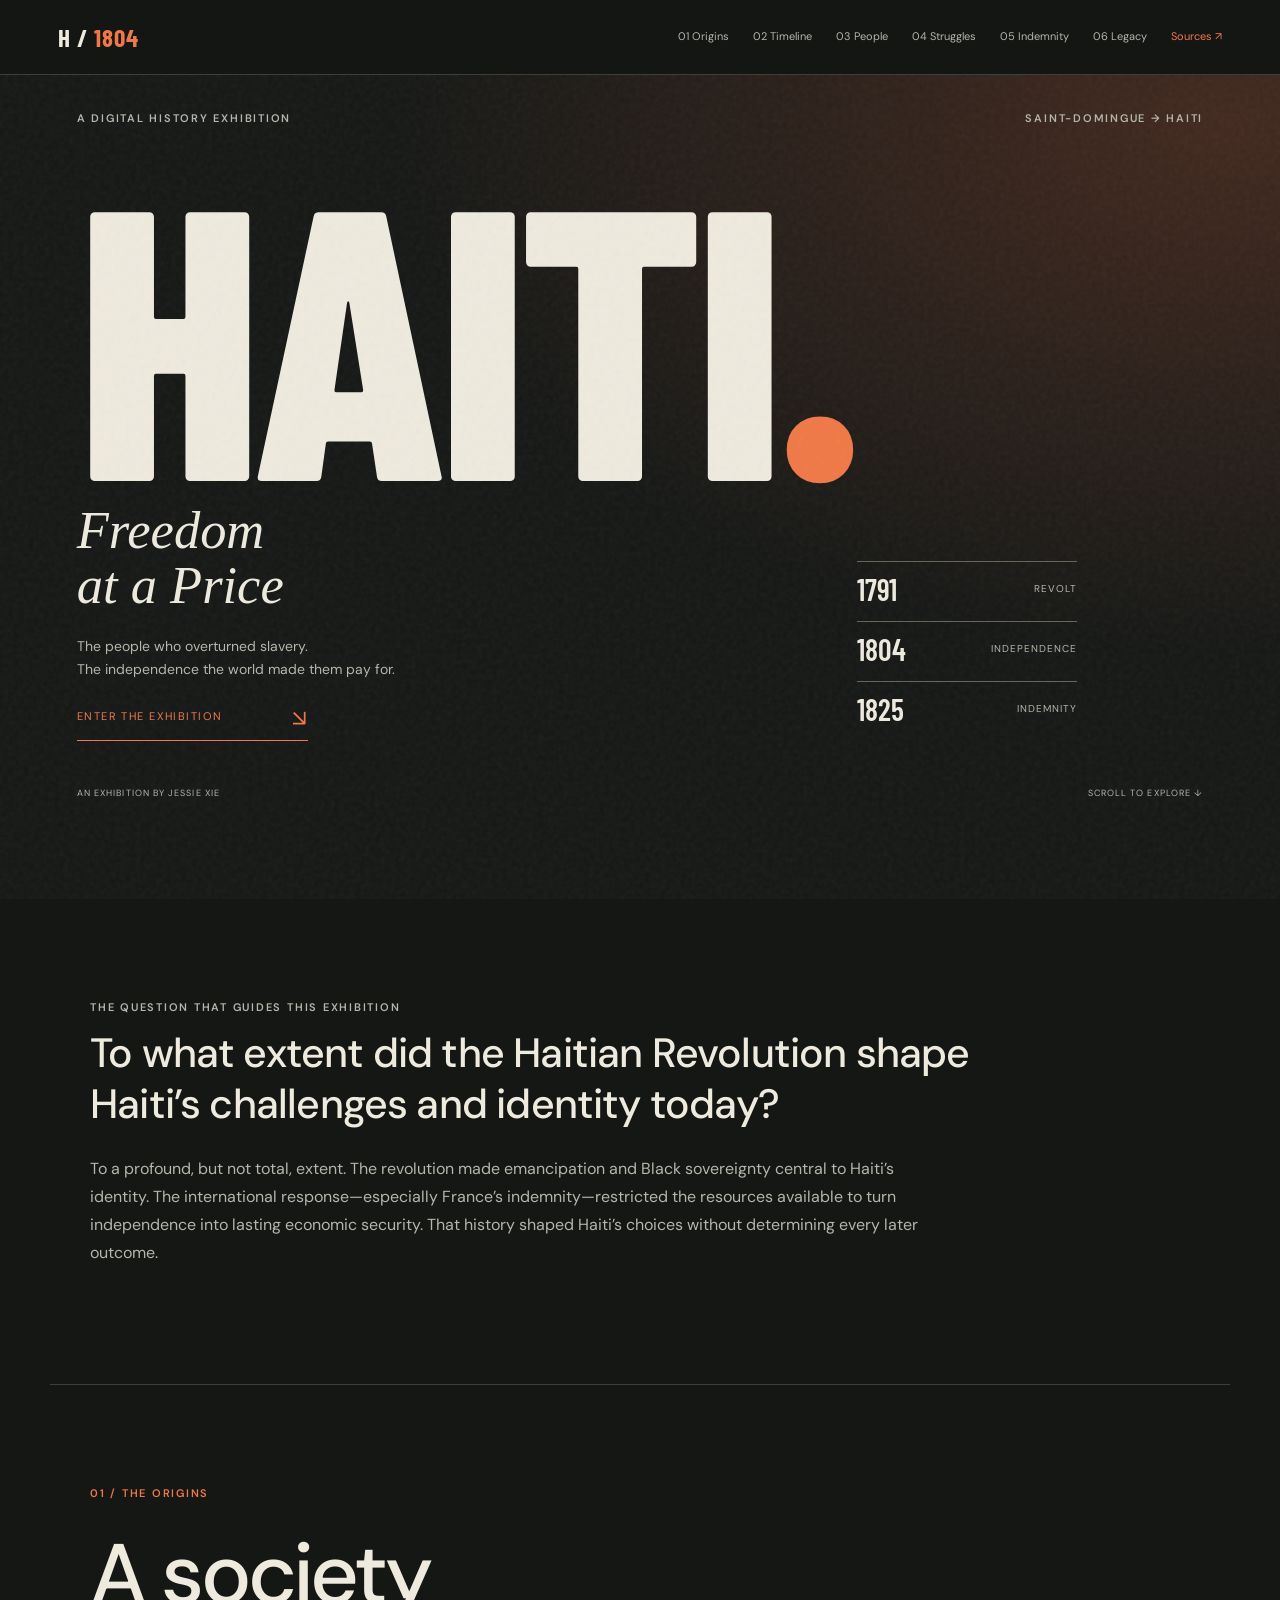
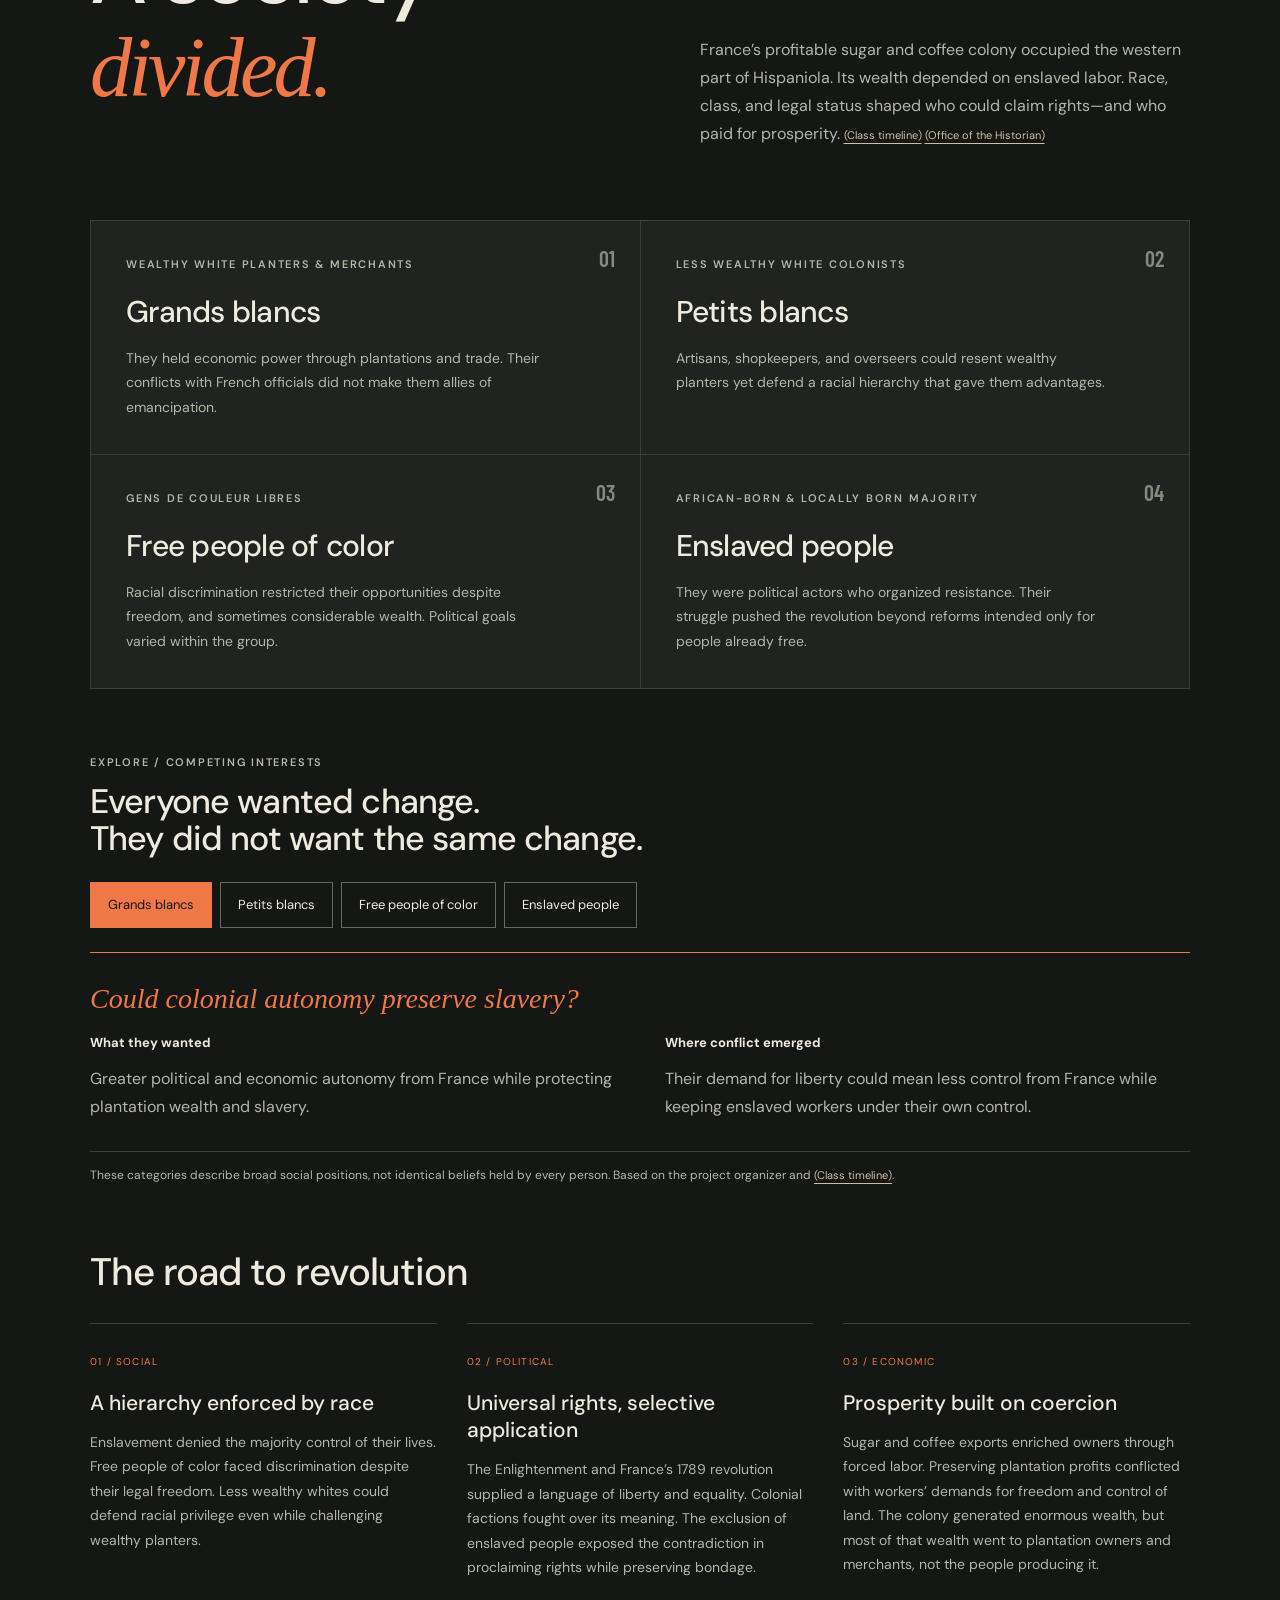
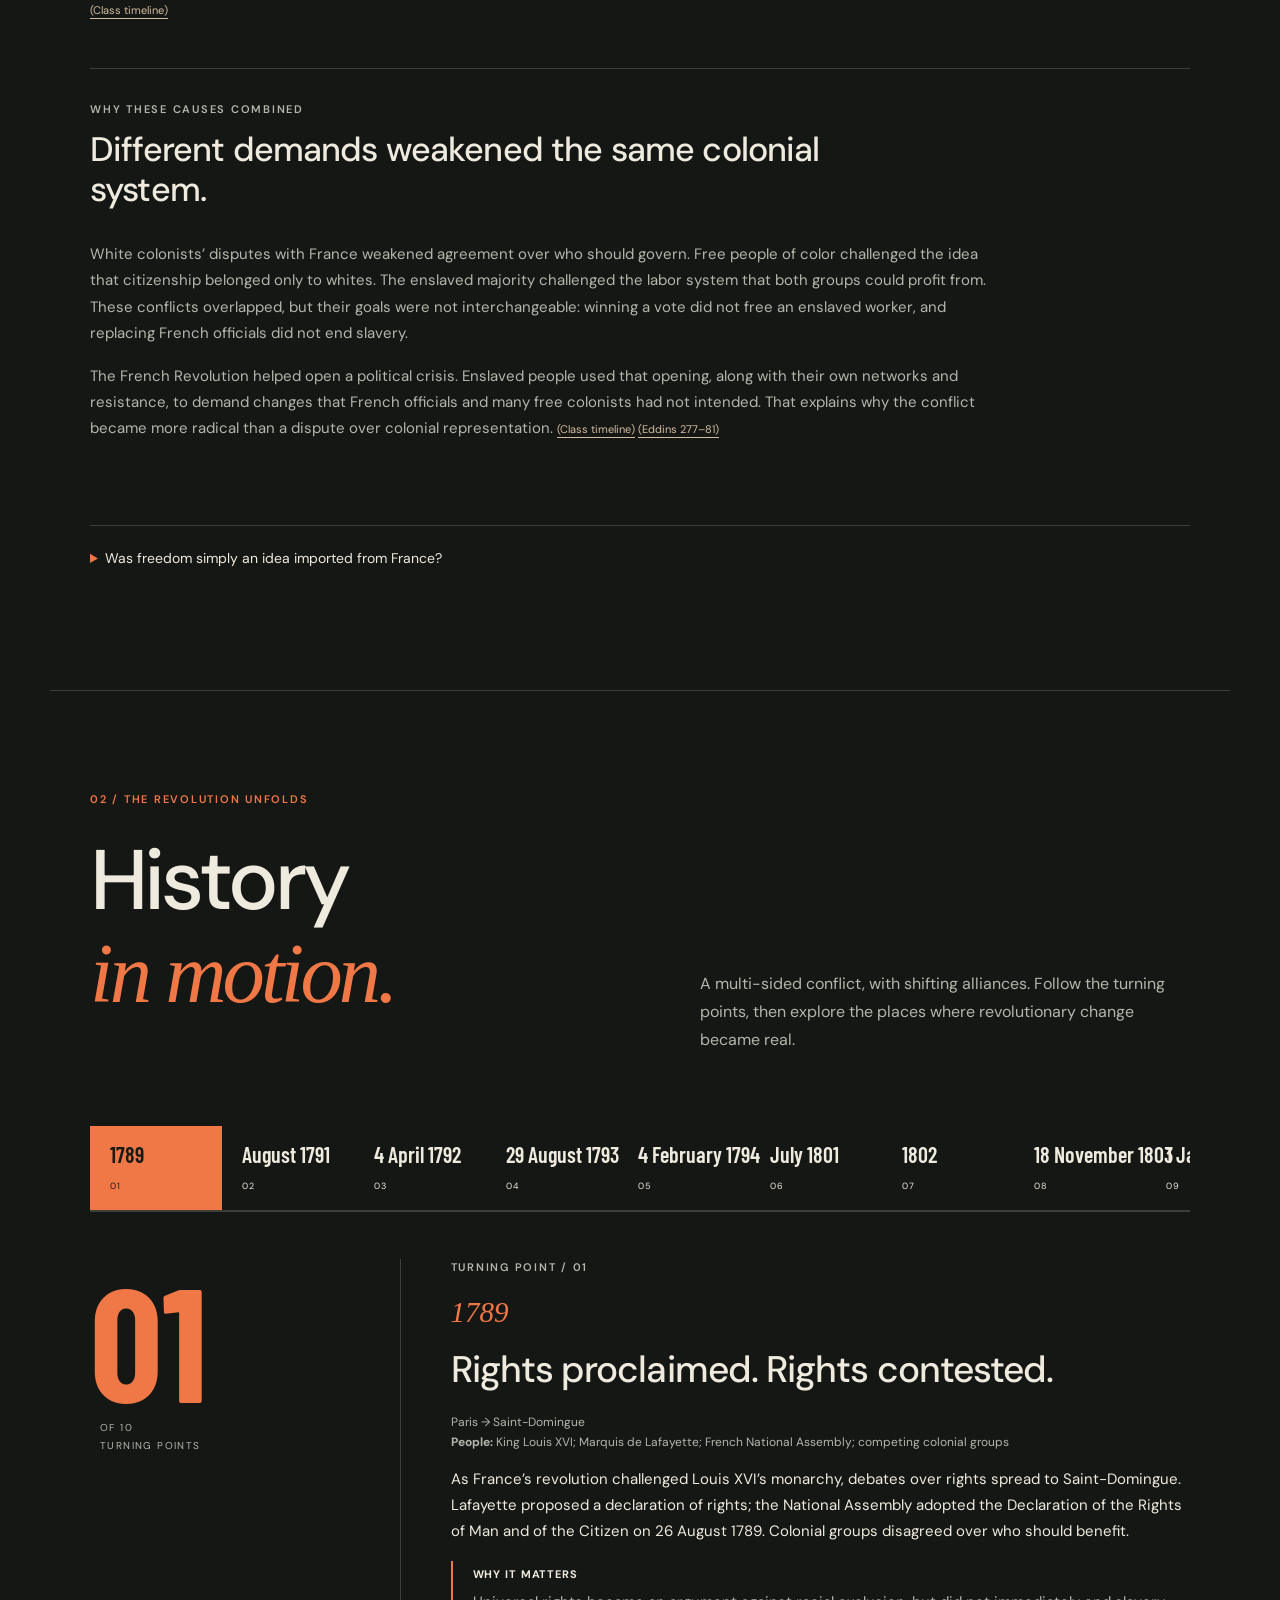
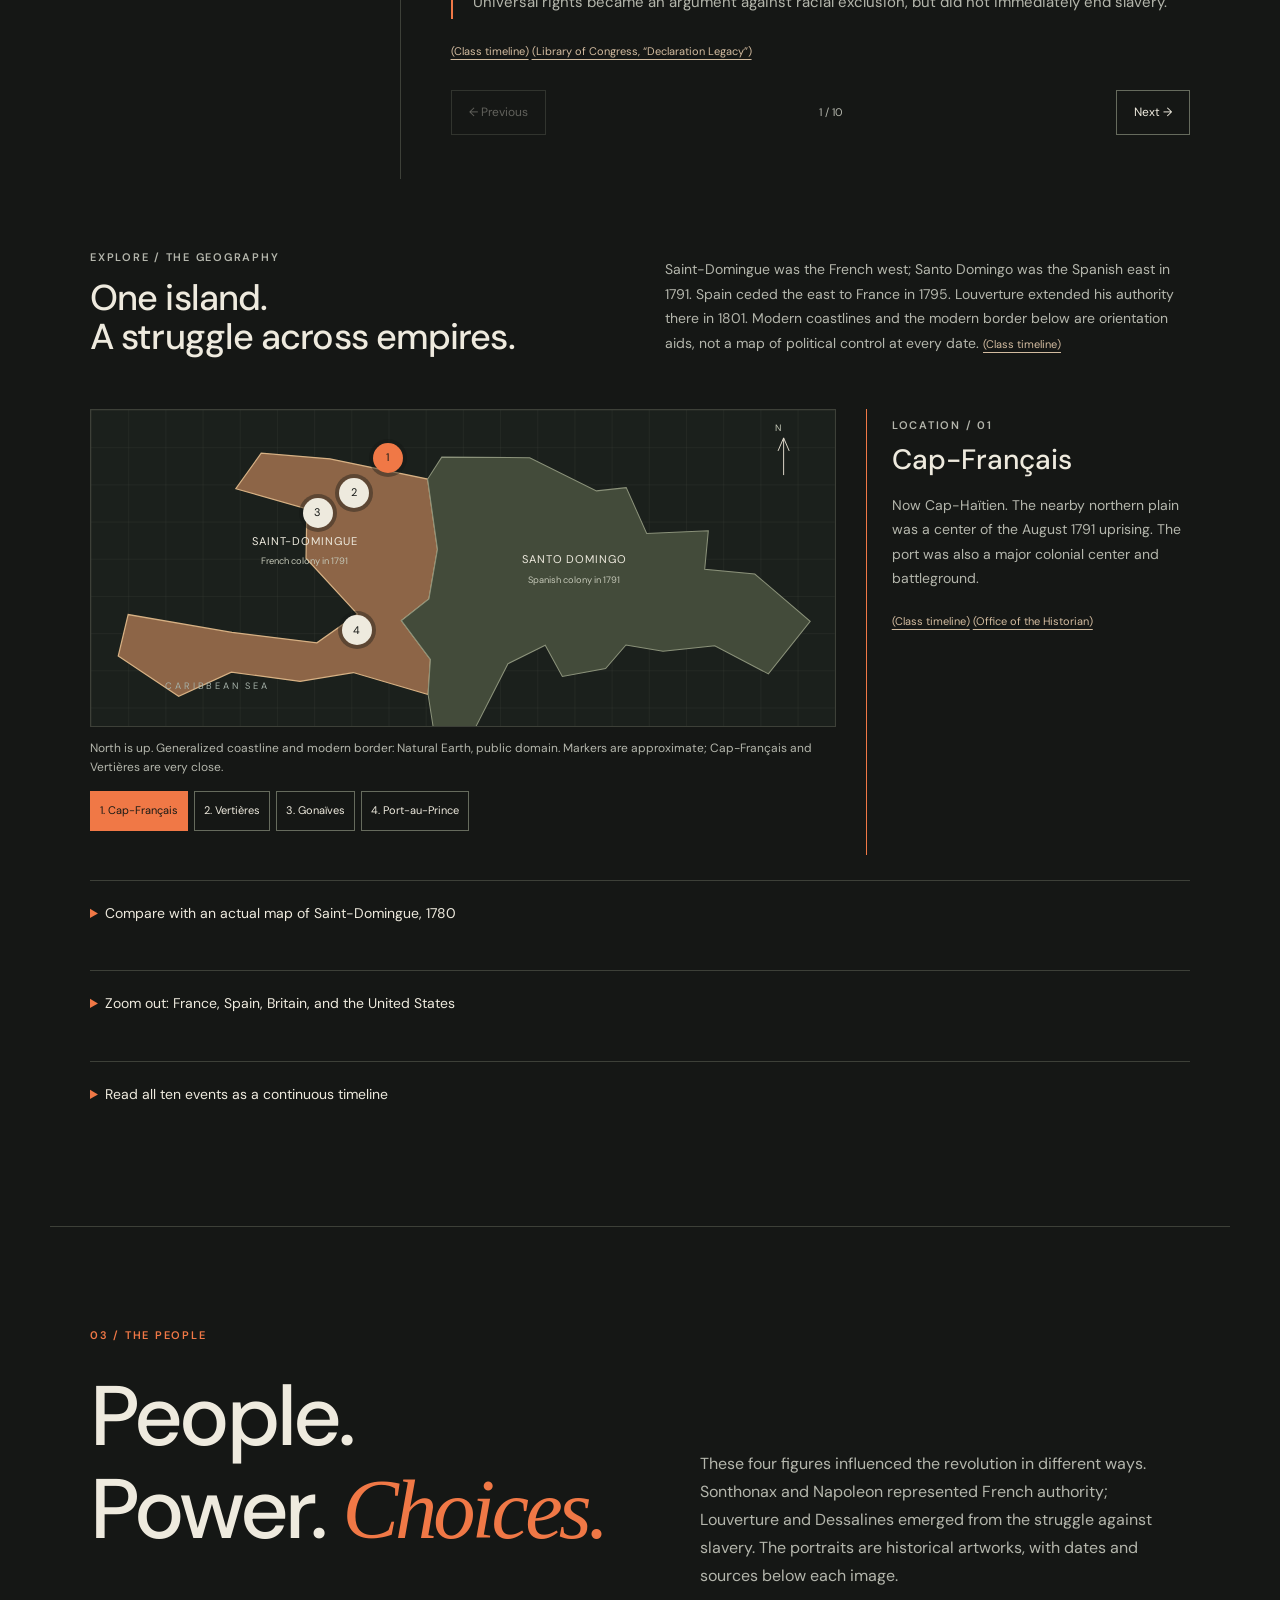
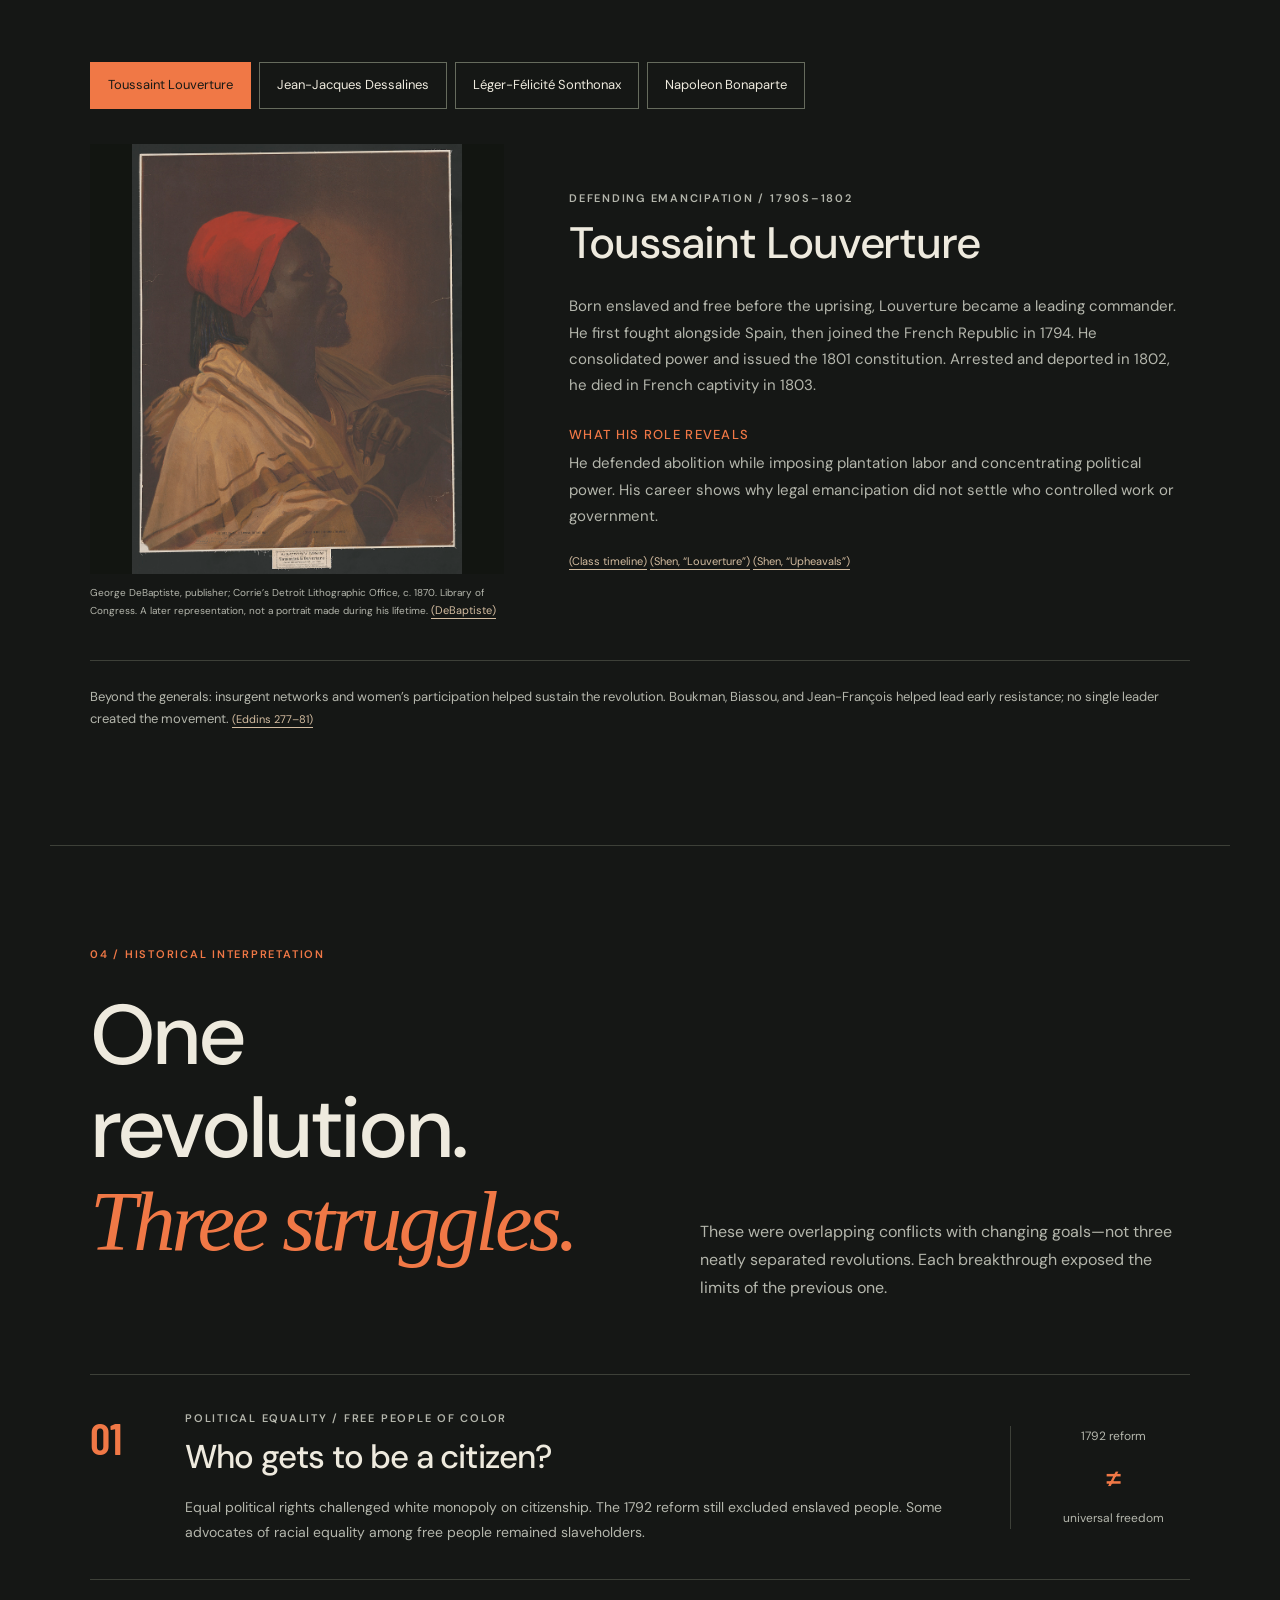
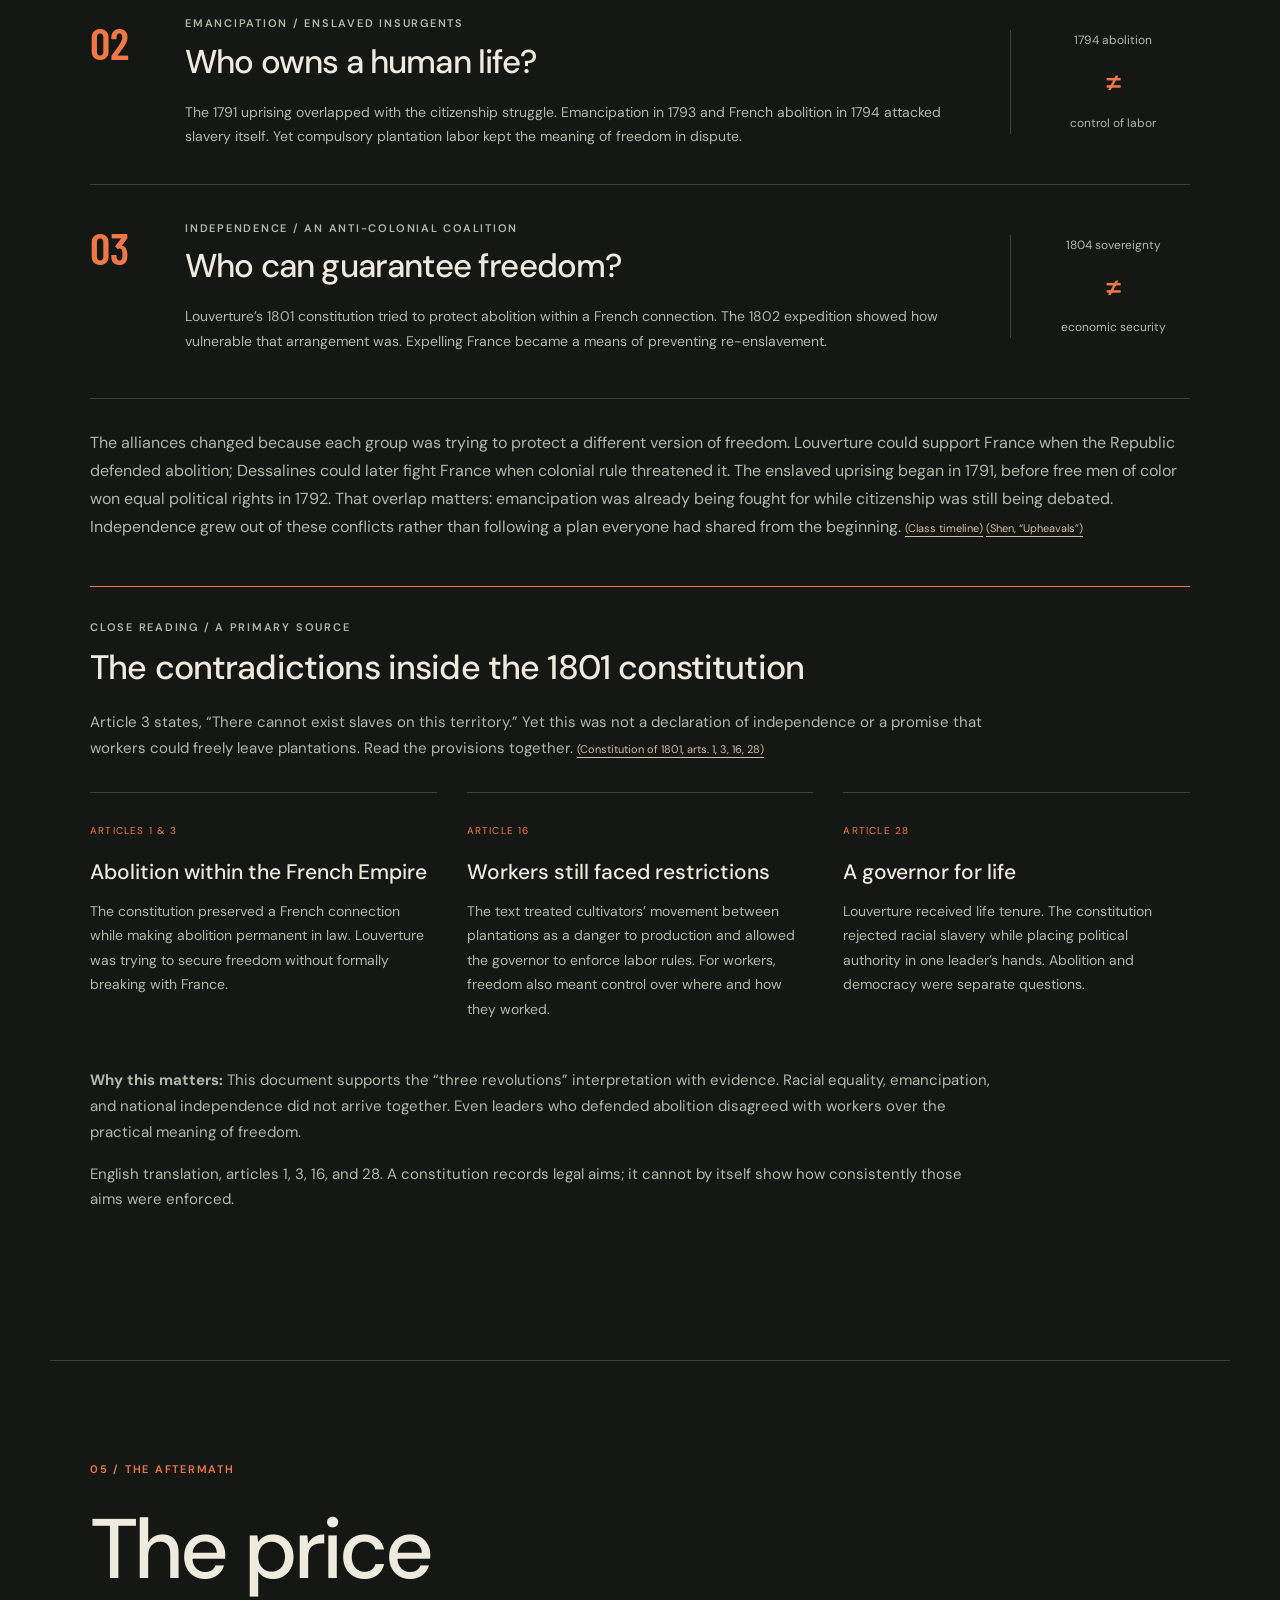
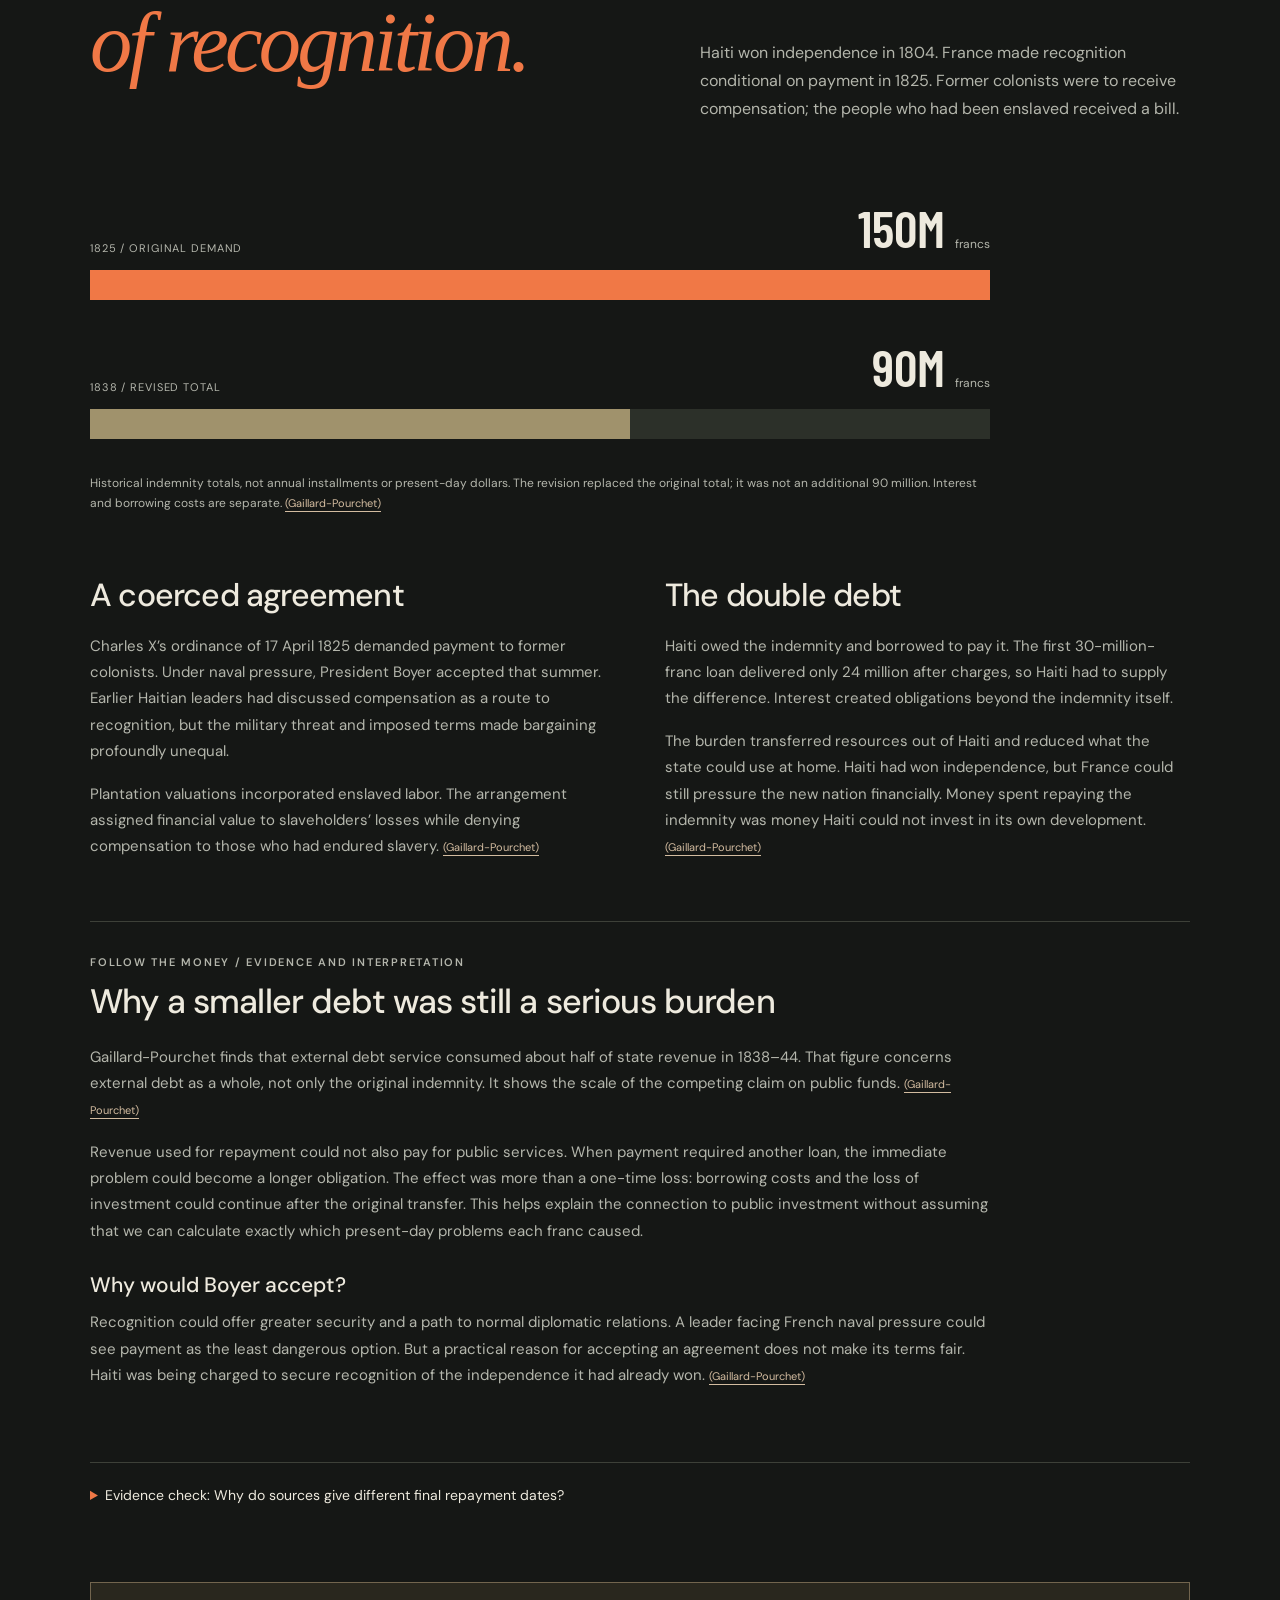
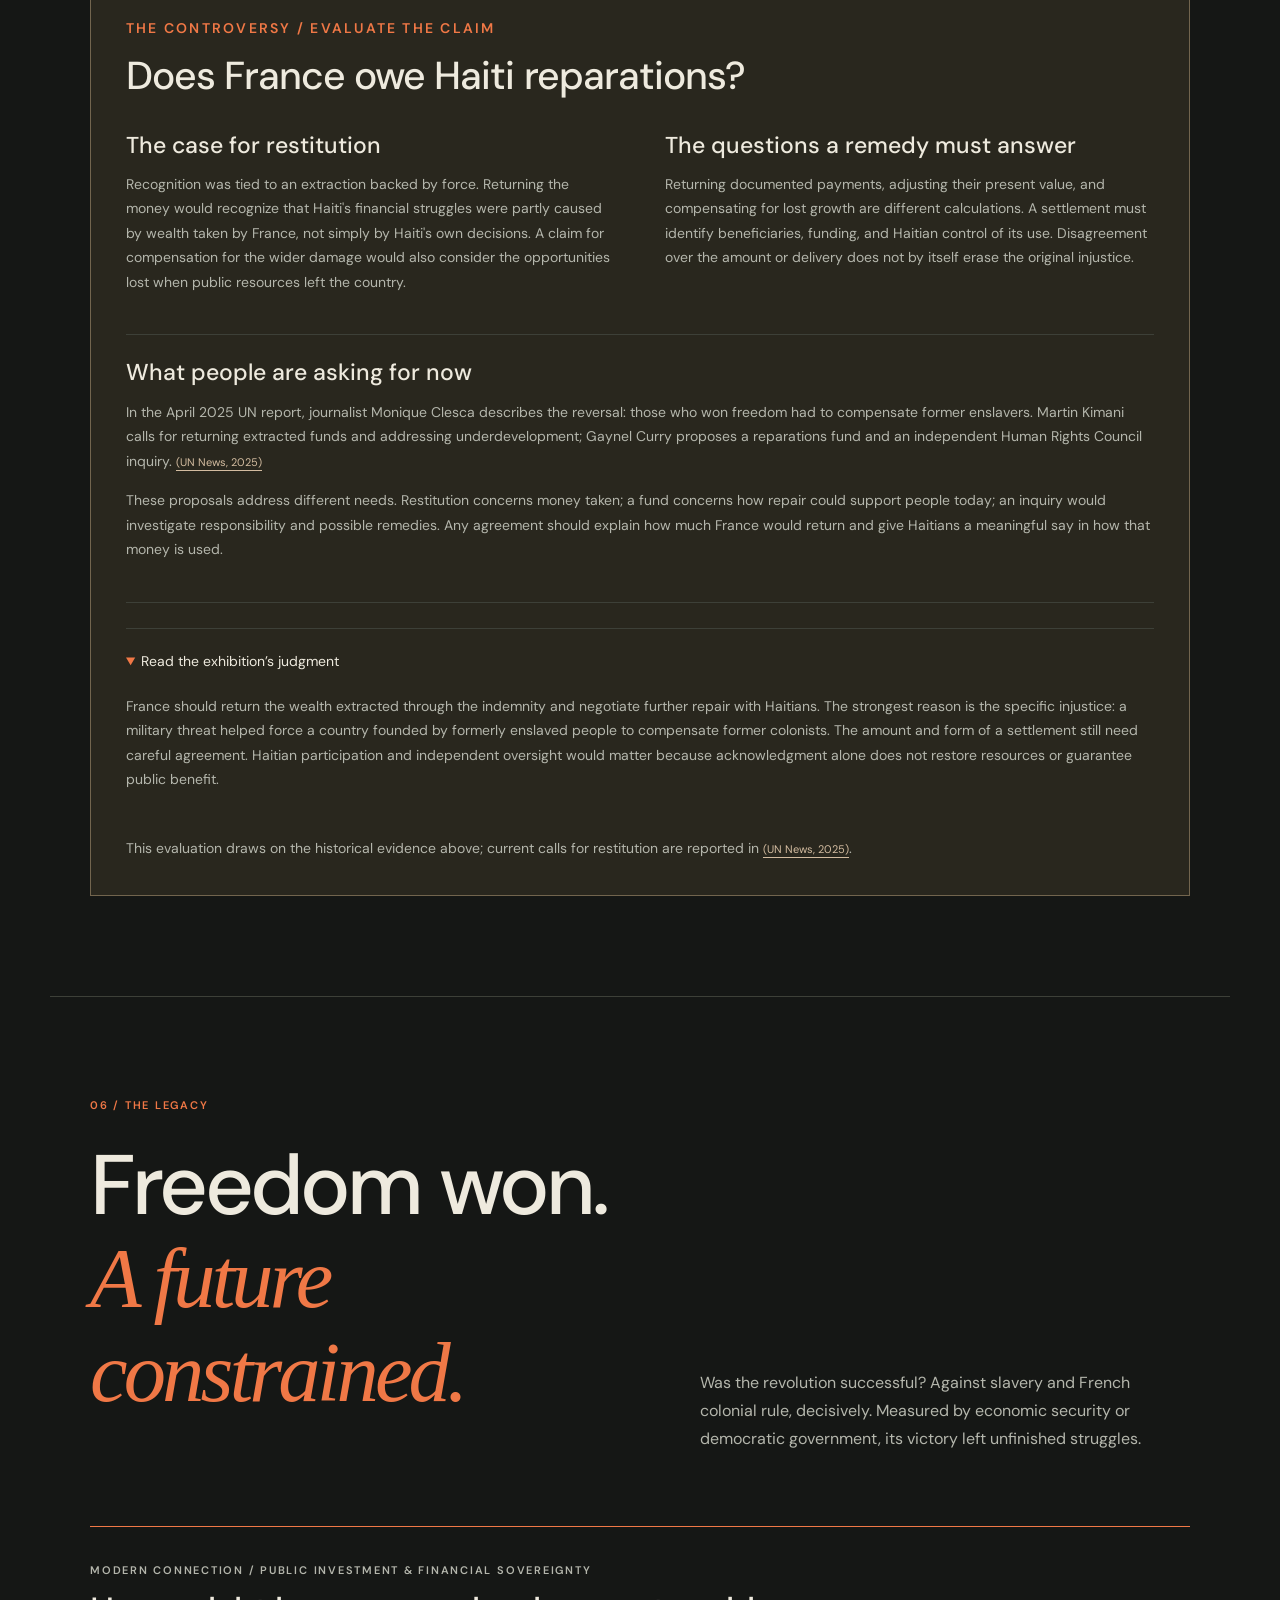
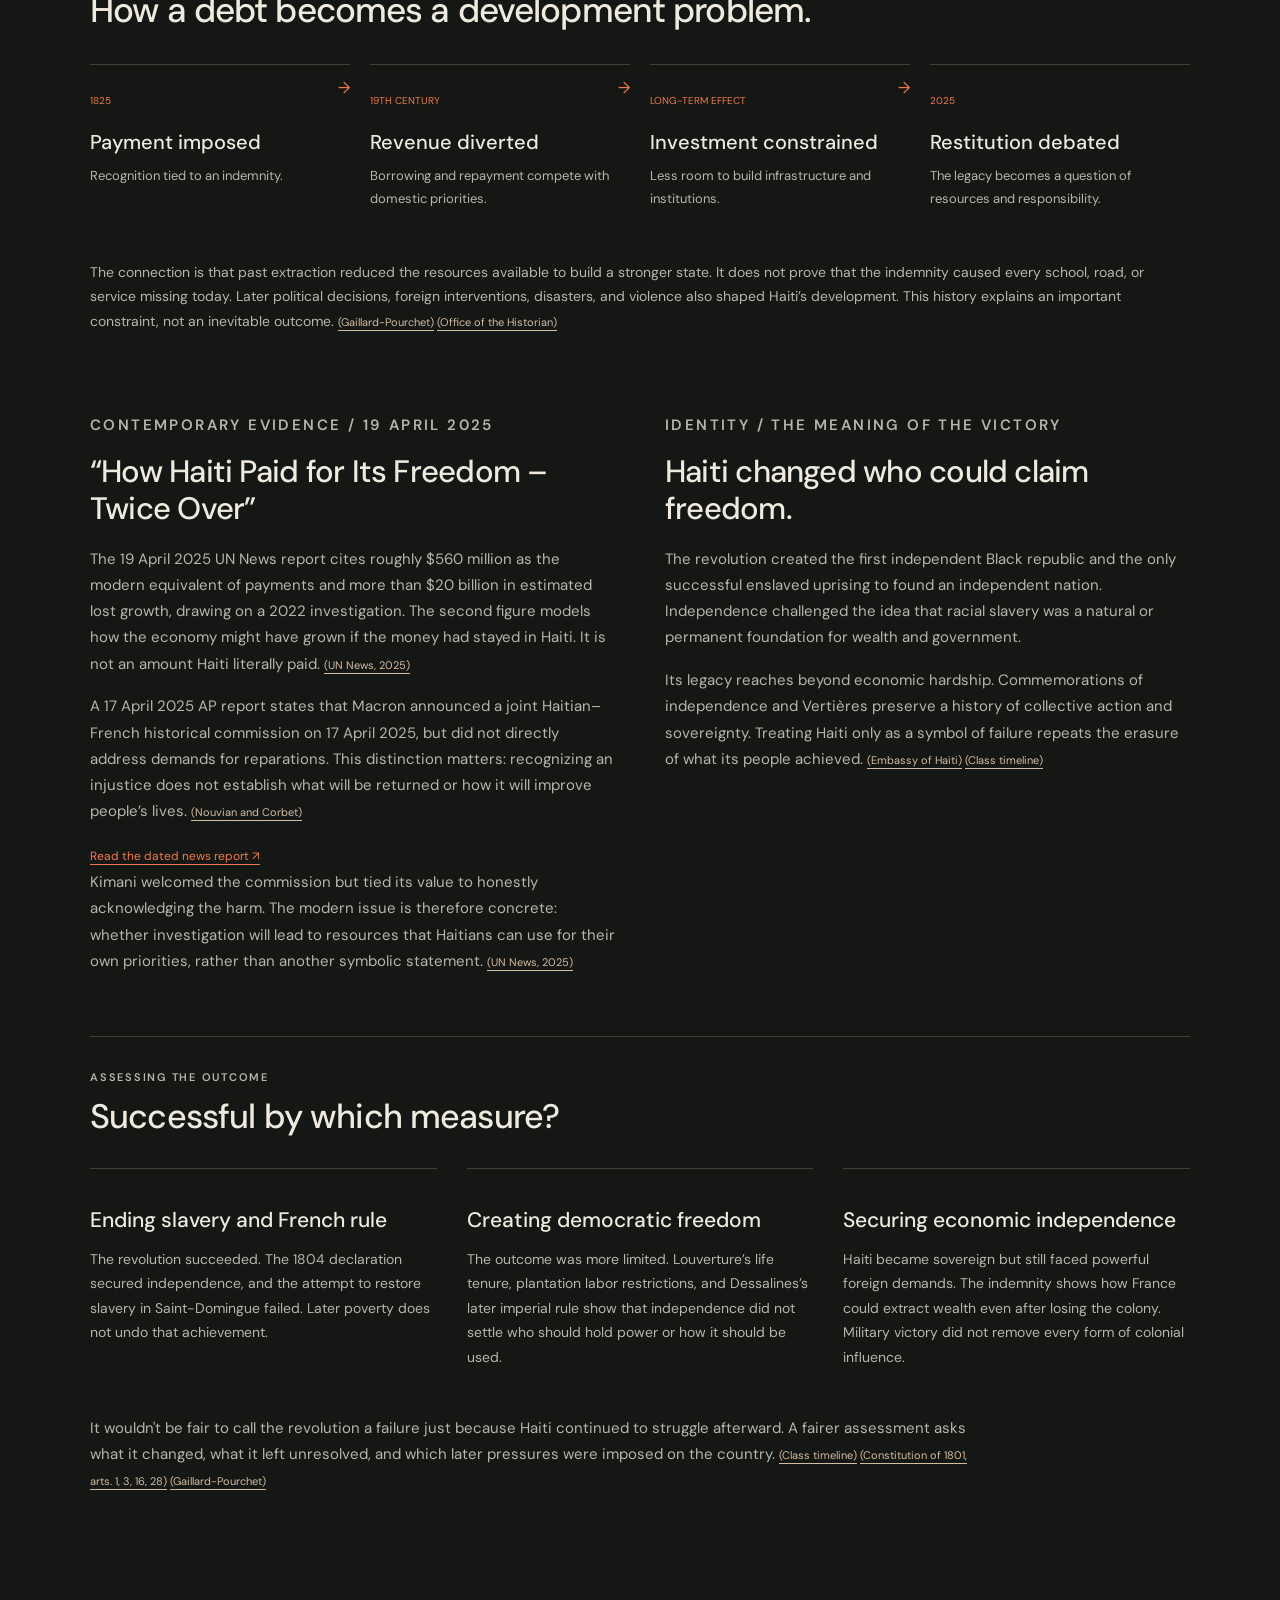
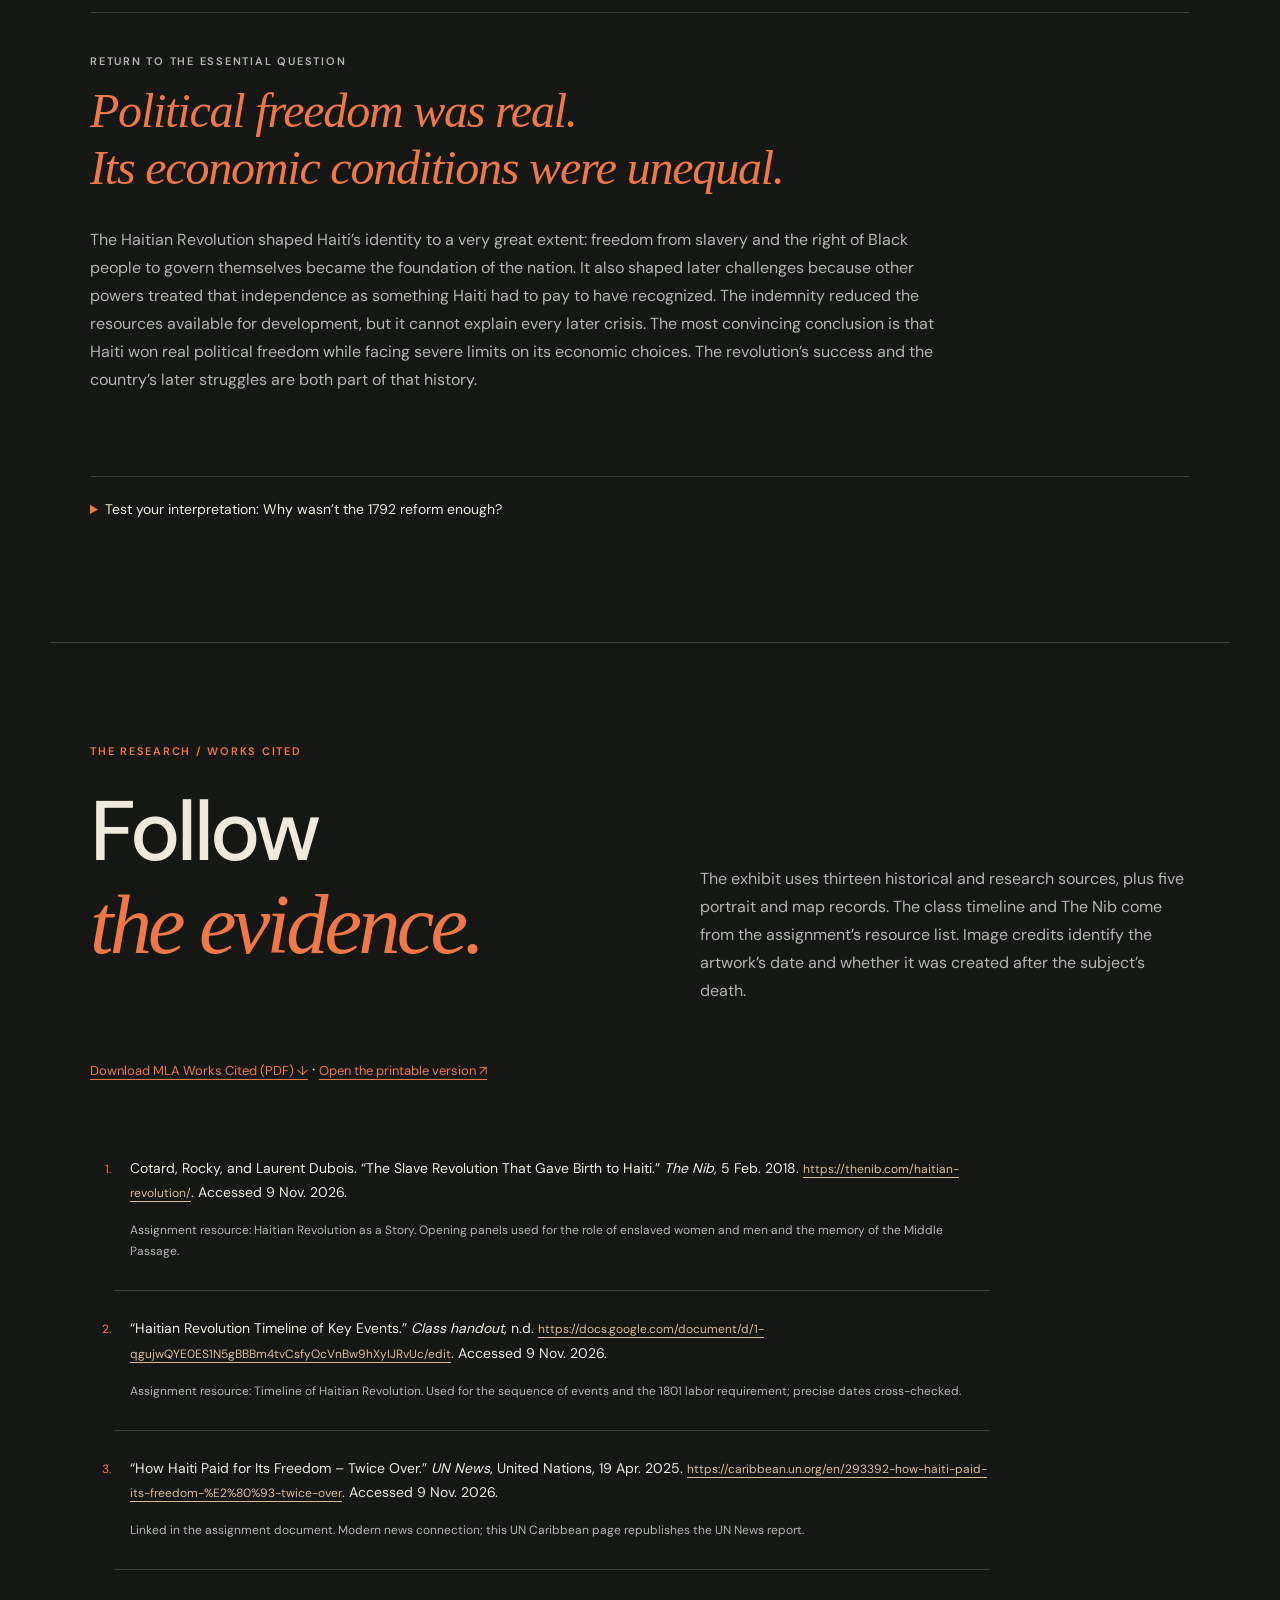
<file: index.html>
<!DOCTYPE html>
<html lang="en">



<head>

    <meta charset="utf-8">

    <meta name="viewport" content="width=device-width, initial-scale=1">

    <meta name="description" content="An interactive history exhibition exploring the Haitian Revolution, the French indemnity, and the meaning of freedom.">

    <title>Haiti | Freedom at a Price</title>

    <link rel="stylesheet" href="style.css">

    <script src="data.js" defer></script>

    <script src="script.js" defer></script>

</head>



<body>

    <a class="skip" href="#history">Skip to the exhibition</a>

    <header>

        <nav aria-label="Exhibition"><a class="brand" href="#home">H / <span>1804</span></a>

            <div class="nav-links"><a href="#history">01 Origins</a><a href="#revolution">02 Timeline</a><a href="#leadership">03 People</a><a href="#struggles">04 Struggles</a><a href="#sacrifice">05

                    Indemnity</a><a href="#legacy">06 Legacy</a><a href="#sources">Sources ↗</a></div>

        </nav>

        <div class="reading-progress" aria-hidden="true"></div>

    </header>

    <main>

        <section class="hero" id="home">

            <div class="hero-top">

                <p class="eyebrow">A DIGITAL HISTORY EXHIBITION</p>

                <p class="eyebrow">SAINT-DOMINGUE → HAITI</p>

            </div>

            <h1>HAITI<span>.</span></h1>

            <div class="hero-bottom">

                <div>

                    <p class="hero-subtitle">Freedom<br>at a Price</p>

                    <p class="hero-description">The people who overturned slavery.<br>The independence the world made

                        them pay for.</p><a class="explore" href="#history">ENTER THE EXHIBITION <span>↘</span></a>

                </div>

                <div class="hero-years">

                    <p>1791 <span>REVOLT</span></p>

                    <p>1804 <span>INDEPENDENCE</span></p>

                    <p>1825 <span>INDEMNITY</span></p>

                </div>

            </div>

            <p class="hero-foot">AN EXHIBITION BY JESSIE XIE <span>SCROLL TO EXPLORE ↓</span></p>

        </section>

        <div class="thesis">

            <p class="eyebrow">THE QUESTION THAT GUIDES THIS EXHIBITION</p>

            <h2>To what extent did the Haitian Revolution shape Haiti’s challenges and identity today?</h2>

            <p>To a profound, but not total, extent. The revolution made emancipation and Black sovereignty central to

                Haiti’s identity. The international response—especially France’s indemnity—restricted the resources

                available to turn independence into lasting economic security. That history shaped Haiti’s choices

                without determining every later outcome.</p>

        </div>

        <section class="exhibit" id="history">

            <div class="section-heading">

                <p class="eyebrow">01 / THE ORIGINS</p>

                <h2>A society<br><em>divided.</em></h2>

                <p>France’s profitable sugar and coffee colony occupied the western part of Hispaniola. Its wealth

                    depended on enslaved labor. Race, class, and legal status shaped who could claim rights—and who paid

                    for prosperity. <span class="citation"><a href="#source-class" aria-label="Source: Class timeline">(Class timeline)</a> <a href="#source-state" aria-label="Source: Office of the Historian">(Office of the Historian)</a></span></p>

            </div>

            <div class="social-grid">

                <article class="social-card"><span class="card-number">01</span>

                    <p class="eyebrow">Wealthy white planters &amp; merchants</p>

                    <h3>Grands blancs</h3>

                    <p>They held economic power through plantations and trade. Their conflicts with French officials did

                        not make them allies of emancipation.</p>

                </article>

                <article class="social-card"><span class="card-number">02</span>

                    <p class="eyebrow">Less wealthy white colonists</p>

                    <h3>Petits blancs</h3>

                    <p>Artisans, shopkeepers, and overseers could resent wealthy planters yet defend a racial hierarchy

                        that gave them advantages.</p>

                </article>

                <article class="social-card"><span class="card-number">03</span>

                    <p class="eyebrow">Gens de couleur libres</p>

                    <h3>Free people of color</h3>

                    <p>Racial discrimination restricted their opportunities despite freedom, and sometimes considerable

                        wealth. Political goals varied within the group.</p>

                </article>

                <article class="social-card"><span class="card-number">04</span>

                    <p class="eyebrow">African-born &amp; locally born majority</p>

                    <h3>Enslaved people</h3>

                    <p>They were political actors who organized resistance. Their struggle pushed the revolution beyond

                        reforms intended only for people already free.</p>

                </article>

            </div>

            <div class="interactive-block">

                <p class="eyebrow">EXPLORE / COMPETING INTERESTS</p>

                <h3>Everyone wanted change.<br>They did not want the same change.</h3>

                <div class="button-row" aria-label="Choose a social group"><button data-group="0" aria-pressed="true">Grands blancs</button><button data-group="1" aria-pressed="false">Petits

                        blancs</button><button data-group="2" aria-pressed="false">Free people of color</button><button data-group="3" aria-pressed="false">Enslaved people</button></div>

                <div id="group-panel" aria-live="polite">

                    <h4>Could colonial autonomy preserve slavery?</h4>

                    <div class="two-col">

                        <p><strong>What they wanted</strong><span id="group-goal">Greater political and economic

                                autonomy from France while protecting plantation wealth and slavery.</span></p>

                        <p><strong>Where conflict emerged</strong><span id="group-conflict">Their demand for liberty could mean less control from France while keeping enslaved workers under their own control.</span></p>

                    </div>

                </div>

                <p class="small">These categories describe broad social positions, not identical beliefs held by every

                    person. Based on the project organizer and <span class="citation"><a href="#source-class" aria-label="Source: Class timeline">(Class timeline)</a></span>.</p>

            </div>

            <div class="causes">

                <h3>The road to revolution</h3>

                <div class="three-col">

                    <article><span>01 / SOCIAL</span>

                        <h4>A hierarchy enforced by race</h4>

                        <p>Enslavement denied the majority control of their lives. Free people of color faced

                            discrimination despite their legal freedom. Less wealthy whites could defend racial

                            privilege even while challenging wealthy planters.</p>

                    </article>

                    <article><span>02 / POLITICAL</span>

                        <h4>Universal rights, selective application</h4>

                        <p>The Enlightenment and France’s 1789 revolution supplied a language of liberty and equality.

                            Colonial factions fought over its meaning. The exclusion of enslaved people exposed the

                            contradiction in proclaiming rights while preserving bondage.</p>

                    </article>

                    <article><span>03 / ECONOMIC</span>

                        <h4>Prosperity built on coercion</h4>

                        <p>Sugar and coffee exports enriched owners through forced labor. Preserving plantation profits

                            conflicted with workers’ demands for freedom and control of land. The colony generated enormous wealth, but most of that wealth went to plantation owners and merchants, not the people producing it.</p>

                    </article>

                </div><span class="citation"><a href="#source-class" aria-label="Source: Class timeline">(Class

                        timeline)</a></span>

            <div class="evidence-reading"><p class="eyebrow">WHY THESE CAUSES COMBINED</p><h3>Different demands weakened the same colonial system.</h3><p>White colonists’ disputes with France weakened agreement over who should govern. Free people of color challenged the idea that citizenship belonged only to whites. The enslaved majority challenged the labor system that both groups could profit from. These conflicts overlapped, but their goals were not interchangeable: winning a vote did not free an enslaved worker, and replacing French officials did not end slavery.</p><p>The French Revolution helped open a political crisis. Enslaved people used that opening, along with their own networks and resistance, to demand changes that French officials and many free colonists had not intended. That explains why the conflict became more radical than a dispute over colonial representation. <span class="citation"><a href="#source-class">(Class timeline)</a> <a href="#source-eddins">(Eddins 277–81)</a></span></p></div></div>

            <details class="research-detail">

                <summary>Was freedom simply an idea imported from France?</summary>

                <p>No. African political and spiritual traditions, maroon communities, and networks across plantations

                    also sustained resistance. Eddins emphasizes the initiative of enslaved people and fugitives. Bois

                    Caïman symbolizes that collective organization, although the ceremony’s precise date, location, and

                    reported words remain debated. Enslaved people didn't simply wait for France to grant them freedom. They organized resistance and fought for it themselves. <span class="citation"><a href="#source-eddins" aria-label="Source: Eddins 277–81">(Eddins 277–81)</a></span></p>

                <p>Cotard and Dubois begin their illustrated history with the Middle Passage and the participation of

                    enslaved women and men. That perspective connects the uprising to people’s own experiences of

                    enslavement and collective resistance, rather than only to decisions made in Paris. <span class="citation"><a href="#source-nib" aria-label="Source: Cotard and Dubois">(Cotard and

                            Dubois)</a></span></p>

            </details>

        </section>

        <section class="exhibit" id="revolution">

            <div class="section-heading">

                <p class="eyebrow">02 / THE REVOLUTION UNFOLDS</p>

                <h2>History<br><em>in motion.</em></h2>

                <p>A multi-sided conflict, with shifting alliances. Follow the turning points, then explore the places

                    where revolutionary change became real.</p>

            </div>

            <div class="timeline-strip" aria-label="Choose a timeline event"><button data-event="0" aria-pressed="true"><span>1789</span><small>01</small></button><button data-event="1" aria-pressed="false"><span>August 1791</span><small>02</small></button><button data-event="2" aria-pressed="false"><span>4 April 1792</span><small>03</small></button><button data-event="3" aria-pressed="false"><span>29 August 1793</span><small>04</small></button><button data-event="4" aria-pressed="false"><span>4 February 1794</span><small>05</small></button><button data-event="5" aria-pressed="false"><span>July 1801</span><small>06</small></button><button data-event="6" aria-pressed="false"><span>1802</span><small>07</small></button><button data-event="7" aria-pressed="false"><span>18 November 1803</span><small>08</small></button><button data-event="8" aria-pressed="false"><span>1 January 1804</span><small>09</small></button><button data-event="9" aria-pressed="false" class="aftermath"><span>17 April 1825</span><small>AFTERMATH</small></button>

            </div>

            <div class="timeline-body">

                <div class="timeline-symbol" aria-hidden="true"><span id="event-count">01</span>

                    <p>OF 10<br>TURNING POINTS</p>

                </div>

                <div class="event-content" aria-live="polite">

                    <article class="event-record" id="event-0">

                        <p class="eyebrow">TURNING POINT / 01</p>

                        <p class="event-date">1789</p>

                        <h3>Rights proclaimed. Rights contested.</h3>

                        <p class="event-meta">Paris → Saint-Domingue<br><strong>People:</strong> King Louis XVI; Marquis de Lafayette; French National Assembly; competing colonial groups</p><p>As France’s revolution challenged Louis XVI’s monarchy, debates over rights spread to Saint-Domingue. Lafayette proposed a declaration of rights; the National Assembly adopted the Declaration of the Rights of Man and of the Citizen on 26 August 1789. Colonial groups disagreed over who should benefit.</p>

                        <p class="why"><strong>Why it matters</strong> Universal rights became an argument against

                            racial exclusion, but did not immediately end slavery.</p><span class="citation"><a href="#source-class">(Class timeline)</a> <a href="#source-declaration">(Library of Congress, “Declaration Legacy”)</a></span></article>

                    <article class="event-record" id="event-1" hidden>

                        <p class="eyebrow">TURNING POINT / 02</p>

                        <p class="event-date">August 1791</p>

                        <h3>The enslaved majority rises.</h3>

                        <p class="event-meta">Northern plain, near Cap-Français<br><strong>People:</strong> Dutty

                            Boukman; Georges Biassou; Jean-François Papillon; thousands of insurgents</p>

                        <p>A coordinated uprising attacked the plantation system in northern Saint-Domingue. Enslaved

                            people turned long-standing resistance into a large military and political challenge.</p>

                        <p class="why"><strong>Why it matters</strong> Freedom would be fought for by enslaved people

                            themselves. The struggle could no longer be confined to disputes among free colonists.</p>

                        <span class="citation"><a href="#source-class" aria-label="Source: Class timeline">(Class

                                timeline)</a> <a href="#source-eddins" aria-label="Source: Eddins 277–81">(Eddins

                                277–81)</a></span>

                    </article>

                    <article class="event-record" id="event-2" hidden>

                        <p class="eyebrow">TURNING POINT / 03</p>

                        <p class="event-date">4 April 1792</p>

                        <h3>Citizenship expands. Slavery remains.</h3>

                        <p class="event-meta">France and its colonies<br><strong>People:</strong> French Legislative

                            Assembly; Julien Raimond; free men of color</p>

                        <p>France granted equal political rights to free men of color. Commissioners, including

                            Sonthonax and Polverel, came to enforce the new policy.</p>

                        <p class="why"><strong>Why it matters</strong> This attacked racial exclusion among free men,

                            while leaving the enslaved majority outside citizenship. One revolutionary goal did not

                            resolve the others.</p><span class="citation"><a href="#source-class" aria-label="Source: Class timeline">(Class timeline)</a></span>

                    </article>

                    <article class="event-record" id="event-3" hidden>

                        <p class="eyebrow">TURNING POINT / 04</p>

                        <p class="event-date">29 August 1793</p>

                        <h3>Emancipation in the north.</h3>

                        <p class="event-meta">Northern Saint-Domingue<br><strong>People:</strong> Léger-Félicité

                            Sonthonax; Étienne Polverel; insurgents</p>

                        <p>Sonthonax proclaimed general emancipation in the north as French authority faced internal

                            conflict and foreign invasion. Polverel extended emancipation in other regions.</p>

                        <p class="why"><strong>Why it matters</strong> Insurgent pressure and the need for military

                            allies helped turn a French mission to restore order into a break with slavery.</p><span class="citation"><a href="#source-shen" aria-label="Source: Shen, “Upheavals”">(Shen,

                                “Upheavals”)</a></span>

                    </article>

                    <article class="event-record" id="event-4" hidden>

                        <p class="eyebrow">TURNING POINT / 05</p>

                        <p class="event-date">4 February 1794</p>

                        <h3>France abolishes colonial slavery.</h3>

                        <p class="event-meta">Paris; French colonies<br><strong>People:</strong> National Convention; Louis-Pierre Dufay; Jean-Baptiste Belley; Jean-Baptiste Mills; Georges Danton</p><p>The National Convention abolished slavery in France’s colonies. Saint-Domingue’s deputies brought the colonial struggle into French politics; Dufay spoke in the debate and Danton supported abolition. In May, Louverture left his Spanish alliance and joined the French republican forces.</p>

                        <p class="why"><strong>Why it matters</strong> The relationship worked in both directions:

                            revolutionary ideas influenced Saint-Domingue, and the colonial uprising transformed French

                            policy.</p><span class="citation"><a href="#source-class">(Class timeline)</a> <a href="#source-shen">(Shen, “Upheavals”)</a> <a href="#source-assembly">(Assemblée nationale)</a></span></article>

                    <article class="event-record" id="event-5" hidden>

                        <p class="eyebrow">TURNING POINT / 06</p>

                        <p class="event-date">July 1801</p>

                        <h3>Free—and still formally French.</h3>

                        <p class="event-meta">Saint-Domingue<br><strong>People:</strong> Toussaint Louverture;

                            constitutional assembly</p>

                        <p>Louverture’s constitution maintained abolition and claimed broad autonomy while keeping a

                            formal connection to France. He became governor for life; compulsory plantation labor

                            continued.</p>

                        <p class="why"><strong>Why it matters</strong> This was not a declaration of independence.

                            Abolition, political authority, and workers’ freedom to control labor remained contested.

                        </p><span class="citation"><a href="#source-class" aria-label="Source: Class timeline">(Class

                                timeline)</a> <a href="#source-power" aria-label="Source: Shen, “Louverture”">(Shen,

                                “Louverture”)</a></span>

                    </article>

                    <article class="event-record" id="event-6" hidden>

                        <p class="eyebrow">TURNING POINT / 07</p>

                        <p class="event-date">1802</p>

                        <h3>French reconquest threatens freedom.</h3>

                        <p class="event-meta">Saint-Domingue; deportation to France<br><strong>People:</strong> Napoleon

                            Bonaparte; Charles Leclerc; Louverture; Dessalines</p>

                        <p>Napoleon sent Leclerc’s expedition to restore French control. Louverture was arrested and

                            deported in June. Slavery’s restoration in Guadeloupe and attempts to disarm Black troops

                            deepened fears of re-enslavement.</p>

                        <p class="why"><strong>Why it matters</strong> Dessalines and other commanders briefly served

                            the French before rejoining resistance. Independence increasingly became a way to secure

                            emancipation.</p><span class="citation"><a href="#source-class" aria-label="Source: Class timeline">(Class timeline)</a></span>

                    </article>

                    <article class="event-record" id="event-7" hidden>

                        <p class="eyebrow">TURNING POINT / 08</p>

                        <p class="event-date">18 November 1803</p>

                        <h3>Victory at Vertières.</h3>

                        <p class="event-meta">Near Cap-Français<br><strong>People:</strong> Jean-Jacques Dessalines;

                            François Capois; French commander Rochambeau</p>

                        <p>Revolutionary forces defeated the French at Vertières, helping force the evacuation of the

                            remaining French expedition.</p>

                        <p class="why"><strong>Why it matters</strong> Haitian military organization and resistance were

                            decisive. Yellow fever and, later, Britain’s naval pressure also weakened the French

                            expedition.</p><span class="citation"><a href="#source-embassy" aria-label="Source: Embassy of Haiti">(Embassy of Haiti)</a> <a href="#source-class" aria-label="Source: Class timeline">(Class timeline)</a></span>

                    </article>

                    <article class="event-record" id="event-8" hidden>

                        <p class="eyebrow">TURNING POINT / 09</p>

                        <p class="event-date">1 January 1804</p>

                        <h3>Haiti declares independence.</h3>

                        <p class="event-meta">Gonaïves<br><strong>People:</strong> Jean-Jacques Dessalines and the

                            independence army</p>

                        <p>Dessalines proclaimed independence and the name Haiti replaced Saint-Domingue. The victorious

                            revolution ended French colonial rule in the west of Hispaniola.</p>

                        <p class="why"><strong>Why it matters</strong> A society built on racial slavery became an

                            independent Black state. The victory made self-emancipation a challenge to the wider

                            Atlantic slave system.</p><span class="citation"><a href="#source-class" aria-label="Source: Class timeline">(Class timeline)</a> <a href="#source-embassy" aria-label="Source: Embassy of Haiti">(Embassy of Haiti)</a></span>

                    </article>

                    <article class="event-record" id="event-9" hidden>

                        <p class="eyebrow">AFTERMATH / RECOGNITION &amp; DEBT</p>

                        <p class="event-date">17 April 1825</p>

                        <h3>Recognition carries a ransom.</h3>

                        <p class="event-meta">France → Port-au-Prince<br><strong>People:</strong> King Charles X;

                            President Jean-Pierre Boyer</p>

                        <p>Charles X issued an ordinance demanding 150 million francs for former colonists. A French

                            naval mission later that year pressured Boyer into accepting the terms.</p>

                        <p class="why"><strong>Why it matters</strong> This was an aftermath of independence, not an

                            event in the 1791–1804 war. Recognition was used to extract wealth from an already

                            independent country.</p><span class="citation"><a href="#source-bnf" aria-label="Source: Gaillard-Pourchet">(Gaillard-Pourchet)</a></span>

                    </article>

                    <div class="event-controls"><button id="previous-event" disabled>← Previous</button><span id="event-position" aria-live="polite">1 / 10</span><button id="next-event">Next →</button>

                    </div>

                </div>

            </div>

            <div class="map-header">

                <div>

                    <p class="eyebrow">EXPLORE / THE GEOGRAPHY</p>

                    <h3>One island.<br>A struggle across empires.</h3>

                </div>

                <p>Saint-Domingue was the French west; Santo Domingo was the Spanish east in 1791. Spain ceded the east

                    to France in 1795. Louverture extended his authority there in 1801. Modern coastlines and the modern

                    border below are orientation aids, not a map of political control at every date. <span class="citation"><a href="#source-class" aria-label="Source: Class timeline">(Class

                            timeline)</a></span></p>

            </div>

            <div class="map-layout">

                <div>

                    <div class="map-canvas"><svg viewbox="0 0 800 340" role="img" aria-label="Map of Hispaniola: Haiti on the west and present-day Dominican Republic on the east. Click the location buttons beneath the map for details.">

                            <defs>

                                <pattern id="grid" width="40" height="40" patternunits="userSpaceOnUse">

                                    <path d="M 40 0 L 0 0 0 40" fill="none" stroke="#40413b" stroke-width=".5"></path>

                                </pattern>

                            </defs>

                            <rect width="800" height="340" fill="url(#grid)"></rect>

                            <path class="haiti-land" d="M362.1,74.3 L372.7,149.9 L363.5,203.2 L333.9,226.6 L365.1,268.3 L362.6,306.0 L282.1,282.4 L224.9,292.0 L151.0,282.0 L94.3,307.9 L29.3,264.7 L40.0,220.0 L151.6,239.2 L243.0,250.4 L286.7,219.5 L231.3,159.4 L232.2,106.4 L155.8,84.7 L183.1,46.4 L257.0,52.5 L362.1,74.3Z"></path>

                            <path class="neighbor-land" d="M362.6,306.0 L365.1,268.3 L333.9,226.6 L363.5,203.2 L372.7,149.9 L362.1,74.3 L377.3,50.7 L471.9,51.3 L543.7,87.0 L575.7,83.5 L597.7,132.8 L664.0,130.0 L660.1,171.4 L714.0,176.4 L773.6,227.3 L728.6,283.8 L670.9,253.6 L615.3,259.4 L575.4,252.8 L553.5,278.1 L507.0,286.7 L488.6,253.0 L448.5,272.9 L400.0,368.0 L368.8,345.9 L362.6,306.0Z"></path>

                            <text x="80" y="300" class="sea-label">CARIBBEAN SEA</text><text x="230" y="145" class="land-label">SAINT-DOMINGUE</text><text x="520" y="165" class="land-label">SANTO

                                DOMINGO</text><text x="520" y="186" class="small-map-label">Spanish colony in

                                1791</text><text x="230" y="166" class="small-map-label">French colony in 1791</text>

                            <path d="M 745 70 L745 30 l-6 14 m6-14 l6 14" stroke="#eae3d4" fill="none"></path><text x="739" y="23" class="small-map-label">N</text>

                        </svg><button class="pin active" data-location="cap" style="left:37.878787878787826%;top:19.999999999999943%" aria-label="Cap-Français" aria-pressed="true"><span>1</span></button><button class="pin " data-location="vertieres" style="left:37.42424242424236%;top:21.632653061224545%" aria-label="Vertières" aria-pressed="false"><span>2</span></button><button class="pin " data-location="gonaives" style="left:30.454545454545496%;top:32.65306122448983%" aria-label="Gonaïves" aria-pressed="false"><span>3</span></button><button class="pin " data-location="port" style="left:35.75757575757571%;top:69.795918367347%" aria-label="Port-au-Prince" aria-pressed="false"><span>4</span></button></div>

                    <p class="small">North is up. Generalized coastline and modern border: Natural Earth, public domain.

                        Markers are approximate; Cap-Français and Vertières are very close.</p>

                    <div class="button-row map-choices"><button data-location="cap" aria-pressed="true">1.

                            Cap-Français</button><button data-location="vertieres" aria-pressed="false">2.

                            Vertières</button><button data-location="gonaives" aria-pressed="false">3.

                            Gonaïves</button><button data-location="port" aria-pressed="false">4.

                            Port-au-Prince</button></div>

                </div>

                <aside id="map-panel" aria-live="polite">

                    <p class="eyebrow">LOCATION / 01</p>

                    <h4>Cap-Français</h4>

                    <p>Now Cap-Haïtien. The nearby northern plain was a center of the August 1791 uprising. The port was

                        also a major colonial center and battleground.</p><span class="citation"><a href="#source-class" aria-label="Source: Class timeline">(Class timeline)</a> <a href="#source-state" aria-label="Source: Office of the Historian">(Office of the Historian)</a></span>

                </aside>

            </div>

            <details class="research-detail archival-map"><summary>Compare with an actual map of Saint-Domingue, 1780</summary><figure><a href="assets/saint-domingue-1780.jpg" target="_blank" rel="noopener" aria-label="Open the full-size 1780 map"><img src="assets/saint-domingue-1780.jpg" width="1876" height="1443" loading="lazy" alt="Jacques François Des Longchamps’s 1780 map of Hispaniola, marking the French western part and Spanish eastern part, with an inset of Cap-Français"></a><figcaption>Jacques François Des Longchamps, <i>Carte de l’île de Saint Domingue</i>, Paris, 1780. Library of Congress. <span class="citation"><a href="#source-archival-map">(Des Longchamps, 1780)</a></span></figcaption></figure><p>Look for “Partie Françoise” in the west and “Partie Espagnole” in the east. The upper-left inset shows the area around Cap-Français, near the northern plain where the 1791 uprising began. This is a map from the colonial period, not a reconstruction of the war.</p><p>Because it predates 1791, it does not show the uprising, shifting military control, or later independence. The clickable map above remains useful for locating the exhibit’s events. Select this image to inspect the full-size scan.</p></details><details class="research-detail">

                <summary>Zoom out: France, Spain, Britain, and the United States</summary><img class="atlantic-map" src="assets/atlantic.svg" alt="Atlantic locator map showing Saint-Domingue in the Caribbean southwest of France, Spain, and Britain, and southeast of the United States." loading="lazy">

                <p>France sought to retain the colony; Spain backed insurgents against France; Britain invaded and

                    sought colonial advantage. Louverture used rivalries strategically. The United States traded with

                    Saint-Domingue, alternated between assistance and hostility, and withheld diplomatic recognition of

                    Haiti until 1862. Lack of recognition did not mean that all trade stopped. <span class="citation"><a href="#source-state" aria-label="Source: Office of the Historian">(Office of the

                            Historian)</a></span></p>

                <p class="small">Locator map with modern national outlines; dashed lines show connections, not exact

                    military routes. Natural Earth geometry.</p>

            </details>

            <details class="research-detail transcript">

                <summary>Read all ten events as a continuous timeline</summary>

                <h4>1789 — Rights proclaimed. Rights contested.</h4>

                <p>As France’s revolution challenged Louis XVI’s monarchy, debates over rights spread to Saint-Domingue. Lafayette proposed a declaration of rights; the National Assembly adopted the Declaration of the Rights of Man and of the Citizen on 26 August 1789. Colonial groups disagreed over who should benefit. <strong>Significance:</strong> Universal rights became an argument against racial exclusion, but did not immediately end slavery. <span class="citation"><a href="#source-class">(Class timeline)</a> <a href="#source-declaration">(Library of Congress, “Declaration Legacy”)</a></span></p><h4>August 1791 — The enslaved majority rises.</h4>

                <p>A coordinated uprising attacked the plantation system in northern Saint-Domingue. Enslaved people

                    turned long-standing resistance into a large military and political challenge.

                    <strong>Significance:</strong> Freedom would be fought for by enslaved people themselves. The

                    struggle could no longer be confined to disputes among free colonists. <span class="citation"><a href="#source-class" aria-label="Source: Class timeline">(Class timeline)</a> <a href="#source-eddins" aria-label="Source: Eddins 277–81">(Eddins 277–81)</a></span></p>

                <h4>4 April 1792 — Citizenship expands. Slavery remains.</h4>

                <p>France granted equal political rights to free men of color. Commissioners, including Sonthonax and

                    Polverel, came to enforce the new policy. <strong>Significance:</strong> This attacked racial

                    exclusion among free men, while leaving the enslaved majority outside citizenship. One revolutionary

                    goal did not resolve the others. <span class="citation"><a href="#source-class" aria-label="Source: Class timeline">(Class timeline)</a></span></p>

                <h4>29 August 1793 — Emancipation in the north.</h4>

                <p>Sonthonax proclaimed general emancipation in the north as French authority faced internal conflict

                    and foreign invasion. Polverel extended emancipation in other regions.

                    <strong>Significance:</strong> Insurgent pressure and the need for military allies helped turn a

                    French mission to restore order into a break with slavery. <span class="citation"><a href="#source-shen" aria-label="Source: Shen, “Upheavals”">(Shen, “Upheavals”)</a></span>

                </p>

                <h4>4 February 1794 — France abolishes colonial slavery.</h4>

                <p>The National Convention abolished slavery in France’s colonies. Saint-Domingue’s deputies brought the colonial struggle into French politics; Dufay spoke in the debate and Danton supported abolition. In May, Louverture left his Spanish alliance and joined the French republican forces. <strong>Significance:</strong> The relationship worked in both directions: revolutionary ideas influenced Saint-Domingue, and the colonial uprising transformed French policy. <span class="citation"><a href="#source-class">(Class timeline)</a> <a href="#source-shen">(Shen, “Upheavals”)</a> <a href="#source-assembly">(Assemblée nationale)</a></span></p><h4>July 1801 — Free—and still formally French.</h4>

                <p>Louverture’s constitution maintained abolition and claimed broad autonomy while keeping a formal

                    connection to France. He became governor for life; compulsory plantation labor continued.

                    <strong>Significance:</strong> This was not a declaration of independence. Abolition, political

                    authority, and workers’ freedom to control labor remained contested. <span class="citation"><a href="#source-class" aria-label="Source: Class timeline">(Class timeline)</a> <a href="#source-power" aria-label="Source: Shen, “Louverture”">(Shen, “Louverture”)</a></span>

                </p>

                <h4>1802 — French reconquest threatens freedom.</h4>

                <p>Napoleon sent Leclerc’s expedition to restore French control. Louverture was arrested and deported in

                    June. Slavery’s restoration in Guadeloupe and attempts to disarm Black troops deepened fears of

                    re-enslavement. <strong>Significance:</strong> Dessalines and other commanders briefly served the

                    French before rejoining resistance. Independence increasingly became a way to secure emancipation.

                    <span class="citation"><a href="#source-class" aria-label="Source: Class timeline">(Class

                            timeline)</a></span></p>

                <h4>18 November 1803 — Victory at Vertières.</h4>

                <p>Revolutionary forces defeated the French at Vertières, helping force the evacuation of the remaining

                    French expedition. <strong>Significance:</strong> Haitian military organization and resistance were

                    decisive. Yellow fever and, later, Britain’s naval pressure also weakened the French expedition.

                    <span class="citation"><a href="#source-embassy" aria-label="Source: Embassy of Haiti">(Embassy of

                            Haiti)</a> <a href="#source-class" aria-label="Source: Class timeline">(Class

                            timeline)</a></span></p>

                <h4>1 January 1804 — Haiti declares independence.</h4>

                <p>Dessalines proclaimed independence and the name Haiti replaced Saint-Domingue. The victorious

                    revolution ended French colonial rule in the west of Hispaniola. <strong>Significance:</strong> A

                    society built on racial slavery became an independent Black state. The victory made

                    self-emancipation a challenge to the wider Atlantic slave system. <span class="citation"><a href="#source-class" aria-label="Source: Class timeline">(Class timeline)</a> <a href="#source-embassy" aria-label="Source: Embassy of Haiti">(Embassy of Haiti)</a></span>

                </p>

                <h4>17 April 1825 — Recognition carries a ransom.</h4>

                <p>Charles X issued an ordinance demanding 150 million francs for former colonists. A French naval

                    mission later that year pressured Boyer into accepting the terms. <strong>Significance:</strong>

                    This was an aftermath of independence, not an event in the 1791–1804 war. Recognition was used to

                    extract wealth from an already independent country. <span class="citation"><a href="#source-bnf" aria-label="Source: Gaillard-Pourchet">(Gaillard-Pourchet)</a></span></p>

            </details>

        </section>

        <section class="exhibit" id="leadership">

            <div class="section-heading">

                <p class="eyebrow">03 / THE PEOPLE</p>

                <h2>People.<br>Power. <em>Choices.</em></h2>

                <p>These four figures influenced the revolution in different ways. Sonthonax and Napoleon represented French authority; Louverture and Dessalines emerged from the struggle against slavery. The portraits are historical artworks, with dates and sources below each image.</p>

            </div>

            <div class="button-row leader-choices" aria-label="Choose a historical figure"><button data-leader="0" aria-pressed="true">Toussaint Louverture</button><button data-leader="1" aria-pressed="false">Jean-Jacques Dessalines</button><button data-leader="2" aria-pressed="false">Léger-Félicité Sonthonax</button><button data-leader="3" aria-pressed="false">Napoleon Bonaparte</button></div>

            <div aria-live="polite">

                <article class="leader-profile" id="leader-0">

                    <figure class="leader-art"><img src="assets/toussaint-portrait.jpg" alt="Posthumous chromolithographic portrait of Toussaint Louverture wearing a red headwrap" width="785" height="1024" loading="lazy"><figcaption class="small">George DeBaptiste, publisher; Corrie’s Detroit Lithographic Office, c. 1870. Library of Congress. A later representation, not a portrait made during his lifetime. <span class="citation"><a href="#source-portrait-toussaint">(DeBaptiste)</a></span></figcaption></figure><div>

                        <p class="eyebrow">Defending emancipation / 1790s–1802</p>

                        <h3>Toussaint Louverture</h3>

                        <p>Born enslaved and free before the uprising, Louverture became a leading commander. He first

                            fought alongside Spain, then joined the French Republic in 1794. He consolidated power and

                            issued the 1801 constitution. Arrested and deported in 1802, he died in French captivity in

                            1803.</p>

                        <h4>What his role reveals</h4>

                        <p>He defended abolition while imposing plantation labor and concentrating political power. His

                            career shows why legal emancipation did not settle who controlled work or government.</p>

                        <span class="citation"><a href="#source-class" aria-label="Source: Class timeline">(Class

                                timeline)</a> <a href="#source-power" aria-label="Source: Shen, “Louverture”">(Shen,

                                “Louverture”)</a> <a href="#source-shen" aria-label="Source: Shen, “Upheavals”">(Shen,

                                “Upheavals”)</a></span>

                    </div>

                </article>

                <article class="leader-profile" id="leader-1" hidden>

                    <figure class="leader-art"><img src="assets/dessalines-portrait.jpg" alt="Historical engraved portrait of Jean-Jacques Dessalines in military uniform and a plumed hat" width="917" height="1378" loading="lazy"><figcaption class="small">Book illustration published in S. Rouzier’s dictionary, 1892, p. 115. British Library scan. Made long after Dessalines’s death. <span class="citation"><a href="#source-portrait-dessalines">(Rouzier, portrait of Dessalines)</a></span></figcaption></figure><div>

                        <p class="eyebrow">Winning independence / 1802–1804</p>

                        <h3>Jean-Jacques Dessalines</h3>

                        <p>Formerly enslaved, Dessalines became one of Louverture’s generals. After briefly serving

                            under Leclerc in 1802, he joined the final coalition against France, led the independence

                            struggle, and proclaimed Haiti independent in 1804.</p>

                        <h4>What his role reveals</h4>

                        <p>His victory secured freedom from France, but he became emperor later in 1804 and ordered

                            massacres of remaining French residents. Independence did not automatically produce

                            inclusive democracy or end state violence.</p><span class="citation"><a href="#source-class" aria-label="Source: Class timeline">(Class timeline)</a> <a href="#source-state" aria-label="Source: Office of the Historian">(Office of the Historian)</a></span>

                    </div>

                </article>

                <article class="leader-profile" id="leader-2" hidden>

                    <figure class="leader-art"><img src="assets/sonthonax-portrait.jpg" alt="Eighteenth-century oil portrait of Léger-Félicité Sonthonax seated with an emancipation document" width="789" height="1024" loading="lazy"><figcaption class="small">Unidentified artist, late eighteenth century. Public-domain reproduction via Wikimedia Commons. <span class="citation"><a href="#source-portrait-sonthonax">(Portrait of Sonthonax)</a></span></figcaption></figure><div>

                        <p class="eyebrow">A French commissioner / 1792–1797</p>

                        <h3>Léger-Félicité Sonthonax</h3>

                        <p>Sent to enforce political equality for free people of color, Sonthonax proclaimed

                            emancipation in the north on 29 August 1793. Revolt, civil conflict, and foreign

                            intervention helped push French officials toward abolition.</p>

                        <h4>What his role reveals</h4>

                        <p>He sought to preserve French republican control. He was an important agent of emancipation,

                            but was not a leader of Haitian independence; insurgents helped force the change he enacted.

                        </p><span class="citation"><a href="#source-shen" aria-label="Source: Shen, “Upheavals”">(Shen,

                                “Upheavals”)</a></span>

                    </div>

                </article>

                <article class="leader-profile" id="leader-3" hidden>

                    <figure class="leader-art"><img src="assets/napoleon-portrait.jpg" alt="Antoine-Jean Gros’s 1802 oil portrait of Napoleon Bonaparte in the red uniform of First Consul" width="348" height="500" loading="lazy"><figcaption class="small">Antoine-Jean Gros, Bonaparte Premier Consul, 1802. Musée national de la Légion d’honneur, Paris; reproduced by Fondation Napoléon. <span class="citation"><a href="#source-portrait-napoleon">(Gros)</a></span></figcaption></figure><div>

                        <p class="eyebrow">Restoring colonial authority / 1802–1803 expedition</p>

                        <h3>Napoleon Bonaparte</h3>

                        <p>As France’s First Consul, Napoleon sent the expedition commanded by his brother-in-law

                            Charles Leclerc in 1802. French efforts to disarm troops, remove Black commanders, and

                            restore colonial authority threatened the revolution’s gains.</p>

                        <h4>What his role reveals</h4>

                        <p>The law of 20 May 1802 maintained slavery where it had not been abolished; it did not itself

                            restore slavery in Saint-Domingue. Its restoration elsewhere made fears of re-enslavement

                            credible.</p><span class="citation"><a href="#source-class" aria-label="Source: Class timeline">(Class timeline)</a></span>

                    </div>

                </article>

            </div>

            <p class="leader-note">Beyond the generals: insurgent networks and women’s participation helped sustain the

                revolution. Boukman, Biassou, and Jean-François helped lead early resistance; no single leader created

                the movement. <span class="citation"><a href="#source-eddins" aria-label="Source: Eddins 277–81">(Eddins

                        277–81)</a></span></p>

        </section>

        <section class="exhibit" id="struggles">

            <div class="section-heading">

                <p class="eyebrow">04 / HISTORICAL INTERPRETATION</p>

                <h2>One revolution.<br><em>Three struggles.</em></h2>

                <p>These were overlapping conflicts with changing goals—not three neatly separated revolutions. Each

                    breakthrough exposed the limits of the previous one.</p>

            </div>

            <div class="struggle-rows">

                <article><span>01</span>

                    <div>

                        <p class="eyebrow">POLITICAL EQUALITY / FREE PEOPLE OF COLOR</p>

                        <h3>Who gets to be a citizen?</h3>

                        <p>Equal political rights challenged white monopoly on citizenship. The 1792 reform still

                            excluded enslaved people. Some advocates of racial equality among free people remained

                            slaveholders.</p>

                    </div>

                    <p class="bridge">1792 reform<br><strong>≠</strong><br>universal freedom</p>

                </article>

                <article><span>02</span>

                    <div>

                        <p class="eyebrow">EMANCIPATION / ENSLAVED INSURGENTS</p>

                        <h3>Who owns a human life?</h3>

                        <p>The 1791 uprising overlapped with the citizenship struggle. Emancipation in 1793 and French

                            abolition in 1794 attacked slavery itself. Yet compulsory plantation labor kept the meaning

                            of freedom in dispute.</p>

                    </div>

                    <p class="bridge">1794 abolition<br><strong>≠</strong><br>control of labor</p>

                </article>

                <article><span>03</span>

                    <div>

                        <p class="eyebrow">INDEPENDENCE / AN ANTI-COLONIAL COALITION</p>

                        <h3>Who can guarantee freedom?</h3>

                        <p>Louverture’s 1801 constitution tried to protect abolition within a French connection. The

                            1802 expedition showed how vulnerable that arrangement was. Expelling France became a means

                            of preventing re-enslavement.</p>

                    </div>

                    <p class="bridge">1804 sovereignty<br><strong>≠</strong><br>economic security</p>

                </article>

            </div>

            <p class="analysis">The alliances changed because each group was trying to protect a different version of freedom. Louverture could support France when the Republic defended abolition; Dessalines could later fight France when colonial rule threatened it. The enslaved uprising began in 1791, before free men of color won equal political rights in 1792. That overlap matters: emancipation was already being fought for while citizenship was still being debated. Independence grew out of these conflicts rather than following a plan everyone had shared from the beginning. <span class="citation"><a href="#source-class">(Class timeline)</a> <a href="#source-shen">(Shen, “Upheavals”)</a></span></p><div class="evidence-reading primary-reading"><p class="eyebrow">CLOSE READING / A PRIMARY SOURCE</p><h3>The contradictions inside the 1801 constitution</h3><p>Article 3 states, “There cannot exist slaves on this territory.” Yet this was not a declaration of independence or a promise that workers could freely leave plantations. Read the provisions together. <span class="citation"><a href="#source-constitution">(Constitution of 1801, arts. 1, 3, 16, 28)</a></span></p><div class="three-col"><article><span>ARTICLES 1 &amp; 3</span><h4>Abolition within the French Empire</h4><p>The constitution preserved a French connection while making abolition permanent in law. Louverture was trying to secure freedom without formally breaking with France.</p></article><article><span>ARTICLE 16</span><h4>Workers still faced restrictions</h4><p>The text treated cultivators’ movement between plantations as a danger to production and allowed the governor to enforce labor rules. For workers, freedom also meant control over where and how they worked.</p></article><article><span>ARTICLE 28</span><h4>A governor for life</h4><p>Louverture received life tenure. The constitution rejected racial slavery while placing political authority in one leader’s hands. Abolition and democracy were separate questions.</p></article></div><p><strong>Why this matters:</strong> This document supports the “three revolutions” interpretation with evidence. Racial equality, emancipation, and national independence did not arrive together. Even leaders who defended abolition disagreed with workers over the practical meaning of freedom.</p><p class="small">English translation, articles 1, 3, 16, and 28. A constitution records legal aims; it cannot by itself show how consistently those aims were enforced.</p></div></section>

        <section class="exhibit" id="sacrifice">

            <div class="section-heading">

                <p class="eyebrow">05 / THE AFTERMATH</p>

                <h2>The price<br><em>of recognition.</em></h2>

                <p>Haiti won independence in 1804. France made recognition conditional on payment in 1825. Former

                    colonists were to receive compensation; the people who had been enslaved received a bill.</p>

            </div>

            <div class="debt-chart" role="img" aria-label="Indemnity demand: 150 million francs in 1825, reduced to a total of 90 million in 1838. These totals exclude interest and other borrowing costs.">

                <div>

                    <div class="bar-label"><span>1825 / ORIGINAL DEMAND</span><strong>150M

                            <small>francs</small></strong></div>

                    <div class="bar"><span style="width:100%"></span></div>

                </div>

                <div>

                    <div class="bar-label"><span>1838 / REVISED TOTAL</span><strong>90M <small>francs</small></strong>

                    </div>

                    <div class="bar"><span style="width:60%"></span></div>

                </div>

                <p class="small">Historical indemnity totals, not annual installments or present-day dollars. The

                    revision replaced the original total; it was not an additional 90 million. Interest and borrowing

                    costs are separate. <span class="citation"><a href="#source-bnf" aria-label="Source: Gaillard-Pourchet">(Gaillard-Pourchet)</a></span></p>

            </div>

            <div class="two-col debt-explanation">

                <article>

                    <h3>A coerced agreement</h3>

                    <p>Charles X’s ordinance of 17 April 1825 demanded payment to former colonists. Under naval

                        pressure, President Boyer accepted that summer. Earlier Haitian leaders had discussed

                        compensation as a route to recognition, but the military threat and imposed terms made

                        bargaining profoundly unequal.</p>

                    <p>Plantation valuations incorporated enslaved labor. The arrangement assigned financial value to

                        slaveholders’ losses while denying compensation to those who had endured slavery. <span class="citation"><a href="#source-bnf" aria-label="Source: Gaillard-Pourchet">(Gaillard-Pourchet)</a></span></p>

                </article>

                <article>

                    <h3>The double debt</h3>

                    <p>Haiti owed the indemnity and borrowed to pay it. The first 30-million-franc loan delivered only

                        24 million after charges, so Haiti had to supply the difference. Interest created obligations

                        beyond the indemnity itself.</p>

                    <p>The burden transferred resources out of Haiti and reduced what the state could use at home.

                        Haiti had won independence, but France could still pressure the new nation financially. Money spent repaying the indemnity was money Haiti could not invest in its own development.

                        <span class="citation"><a href="#source-bnf" aria-label="Source: Gaillard-Pourchet">(Gaillard-Pourchet)</a></span></p>

                </article>

            </div>

            <div class="evidence-reading"><p class="eyebrow">FOLLOW THE MONEY / EVIDENCE AND INTERPRETATION</p><h3>Why a smaller debt was still a serious burden</h3><p>Gaillard-Pourchet finds that external debt service consumed about half of state revenue in 1838–44. That figure concerns external debt as a whole, not only the original indemnity. It shows the scale of the competing claim on public funds. <span class="citation"><a href="#source-bnf">(Gaillard-Pourchet)</a></span></p><p>Revenue used for repayment could not also pay for public services. When payment required another loan, the immediate problem could become a longer obligation. The effect was more than a one-time loss: borrowing costs and the loss of investment could continue after the original transfer. This helps explain the connection to public investment without assuming that we can calculate exactly which present-day problems each franc caused.</p><h4>Why would Boyer accept?</h4><p>Recognition could offer greater security and a path to normal diplomatic relations. A leader facing French naval pressure could see payment as the least dangerous option. But a practical reason for accepting an agreement does not make its terms fair. Haiti was being charged to secure recognition of the independence it had already won. <span class="citation"><a href="#source-bnf">(Gaillard-Pourchet)</a></span></p></div><details class="research-detail">

                <summary>Evidence check: Why do sources give different final repayment dates?</summary>

                <p>The answer depends on which obligation is being counted. Gaillard-Pourchet dates settlement of the

                    indemnity to 1878 through refinancing, and the end of payments on the 1875 loan to 1921–22. UN News

                    uses 1947 for the broader debt legacy. These dates should not be collapsed into a claim that Haiti

                    paid the original indemnity directly to France until 1947. <span class="citation"><a href="#source-bnf" aria-label="Source: Gaillard-Pourchet">(Gaillard-Pourchet)</a> <a href="#source-un" aria-label="Source: UN News, 2025">(UN News, 2025)</a></span></p>

            </details>

            <div class="reparations">

                <p class="eyebrow">THE CONTROVERSY / EVALUATE THE CLAIM</p>

                <h3>Does France owe Haiti reparations?</h3>

                <div class="two-col">

                    <article>

                        <h4>The case for restitution</h4>

                        <p>Recognition was tied to an extraction backed by force. Returning the money would recognize that Haiti's financial struggles were partly caused by wealth taken by France, not simply by Haiti's own decisions. A

                            claim for compensation for the wider damage would also consider the opportunities lost when

                            public resources left the country.</p>

                    </article>

                    <article>

                        <h4>The questions a remedy must answer</h4>

                        <p>Returning documented payments, adjusting their present value, and compensating for lost

                            growth are different calculations. A settlement must identify beneficiaries, funding, and

                            Haitian control of its use. Disagreement over the amount or delivery does not by itself

                            erase the original injustice.</p>

                    </article>

                </div>

                <div class="named-proposals"><h4>What people are asking for now</h4><p>In the April 2025 UN report, journalist Monique Clesca describes the reversal: those who won freedom had to compensate former enslavers. Martin Kimani calls for returning extracted funds and addressing underdevelopment; Gaynel Curry proposes a reparations fund and an independent Human Rights Council inquiry. <span class="citation"><a href="#source-un">(UN News, 2025)</a></span></p><p>These proposals address different needs. Restitution concerns money taken; a fund concerns how repair could support people today; an inquiry would investigate responsibility and possible remedies. Any agreement should explain how much France would return and give Haitians a meaningful say in how that money is used.</p></div><details open="">

                    <summary>Read the exhibition’s judgment</summary>

                    <p>France should return the wealth extracted through the indemnity and negotiate further repair with Haitians. The strongest reason is the specific injustice: a military threat helped force a country founded by formerly enslaved people to compensate former colonists. The amount and form of a settlement still need careful agreement. Haitian participation and independent oversight would matter because acknowledgment alone does not restore resources or guarantee public benefit.</p>

                </details>

                <p class="small">This evaluation draws on the historical evidence above; current calls for restitution

                    are reported in <span class="citation"><a href="#source-un" aria-label="Source: UN News, 2025">(UN

                            News, 2025)</a></span>.</p>

            </div>

        </section>

        <section class="exhibit" id="legacy">

            <div class="section-heading">

                <p class="eyebrow">06 / THE LEGACY</p>

                <h2>Freedom won.<br><em>A future constrained.</em></h2>

                <p>Was the revolution successful? Against slavery and French colonial rule, decisively. Measured by

                    economic security or democratic government, its victory left unfinished struggles.</p>

            </div>

            <div class="modern-feature">

                <p class="eyebrow">MODERN CONNECTION / PUBLIC INVESTMENT &amp; FINANCIAL SOVEREIGNTY</p>

                <h3>How a debt becomes a development problem.</h3>

                <div class="causal-chain">

                    <div><span>1825</span>

                        <h4>Payment imposed</h4>

                        <p>Recognition tied to an indemnity.</p>

                    </div>

                    <div><span>19TH CENTURY</span>

                        <h4>Revenue diverted</h4>

                        <p>Borrowing and repayment compete with domestic priorities.</p>

                    </div>

                    <div><span>LONG-TERM EFFECT</span>

                        <h4>Investment constrained</h4>

                        <p>Less room to build infrastructure and institutions.</p>

                    </div>

                    <div><span>2025</span>

                        <h4>Restitution debated</h4>

                        <p>The legacy becomes a question of resources and responsibility.</p>

                    </div>

                </div>

                <p>The connection is that past extraction reduced the resources available to build a stronger state. It does not prove that the indemnity caused every school, road, or service missing today. Later political decisions, foreign interventions, disasters, and violence also shaped Haiti’s development. This history explains an important constraint, not an inevitable outcome. <span class="citation"><a href="#source-bnf">(Gaillard-Pourchet)</a> <a href="#source-state">(Office of the Historian)</a></span></p></div>

            <div class="two-col modern-news">

                <article>

                    <p class="eyebrow">CONTEMPORARY EVIDENCE / 19 APRIL 2025</p>

                    <h3>“How Haiti Paid for Its Freedom – Twice Over”</h3>

                    <p>The 19 April 2025 UN News report cites roughly $560 million as the modern equivalent of payments and more than $20 billion in estimated lost growth, drawing on a 2022 investigation. The second figure models how the economy might have grown if the money had stayed in Haiti. It is not an amount Haiti literally paid. <span class="citation"><a href="#source-un">(UN News, 2025)</a></span></p><p>A 17 April 2025 AP report states that Macron announced a joint Haitian–French historical commission on 17 April 2025, but did not directly address demands for reparations. This distinction matters: recognizing an injustice does not establish what will be returned or how it will improve people’s lives. <span class="citation"><a href="#source-ap">(Nouvian and Corbet)</a></span></p><a class="text-link" href="https://caribbean.un.org/en/293392-how-haiti-paid-its-freedom-%E2%80%93-twice-over">Read

                        the dated news report ↗</a>

                <p>Kimani welcomed the commission but tied its value to honestly acknowledging the harm. The modern issue is therefore concrete: whether investigation will lead to resources that Haitians can use for their own priorities, rather than another symbolic statement. <span class="citation"><a href="#source-un">(UN News, 2025)</a></span></p></article>

                <article>

                    <p class="eyebrow">IDENTITY / THE MEANING OF THE VICTORY</p>

                    <h3>Haiti changed who could claim freedom.</h3>

                    <p>The revolution created the first independent Black republic and the only successful enslaved

                        uprising to found an independent nation. Independence challenged the idea that racial slavery

                        was a natural or permanent foundation for wealth and government.</p>

                    <p>Its legacy reaches beyond economic hardship. Commemorations of independence and Vertières

                        preserve a history of collective action and sovereignty. Treating Haiti only as a symbol of

                        failure repeats the erasure of what its people achieved. <span class="citation"><a href="#source-embassy" aria-label="Source: Embassy of Haiti">(Embassy of Haiti)</a> <a href="#source-class" aria-label="Source: Class timeline">(Class timeline)</a></span></p>

                </article>

            </div>

            <div class="success-reading"><p class="eyebrow">ASSESSING THE OUTCOME</p><h3>Successful by which measure?</h3><div class="three-col"><article><h4>Ending slavery and French rule</h4><p>The revolution succeeded. The 1804 declaration secured independence, and the attempt to restore slavery in Saint-Domingue failed. Later poverty does not undo that achievement.</p></article><article><h4>Creating democratic freedom</h4><p>The outcome was more limited. Louverture’s life tenure, plantation labor restrictions, and Dessalines’s later imperial rule show that independence did not settle who should hold power or how it should be used.</p></article><article><h4>Securing economic independence</h4><p>Haiti became sovereign but still faced powerful foreign demands. The indemnity shows how France could extract wealth even after losing the colony. Military victory did not remove every form of colonial influence.</p></article></div><p>It wouldn't be fair to call the revolution a failure just because Haiti continued to struggle afterward. A fairer assessment asks what it changed, what it left unresolved, and which later pressures were imposed on the country. <span class="citation"><a href="#source-class">(Class timeline)</a> <a href="#source-constitution">(Constitution of 1801, arts. 1, 3, 16, 28)</a> <a href="#source-bnf">(Gaillard-Pourchet)</a></span></p></div><div class="final-argument">

                <p class="eyebrow">RETURN TO THE ESSENTIAL QUESTION</p>

                <h3>Political freedom was real.<br>Its economic conditions were unequal.</h3>

                <p>The Haitian Revolution shaped Haiti’s identity to a very great extent: freedom from slavery and the right of Black people to govern themselves became the foundation of the nation. It also shaped later challenges because other powers treated that independence as something Haiti had to pay to have recognized. The indemnity reduced the resources available for development, but it cannot explain every later crisis. The most convincing conclusion is that Haiti won real political freedom while facing severe limits on its economic choices. The revolution’s success and the country’s later struggles are both part of that history.</p></div>

            <details class="research-detail">

                <summary>Test your interpretation: Why wasn’t the 1792 reform enough?</summary>

                <p>It expanded political rights for free men of color but did not abolish slavery. The 1791 uprising was

                    already demanding deeper change. This overlap is exactly why the revolution cannot be reduced to

                    three isolated stages.</p>

            </details>

        </section>

        <section class="exhibit sources" id="sources">

            <div class="section-heading">

                <p class="eyebrow">THE RESEARCH / WORKS CITED</p>

                <h2>Follow<br><em>the evidence.</em></h2>

                <p>The exhibit uses thirteen historical and research sources, plus five portrait and map records. The class timeline and The Nib come from the assignment’s resource list. Image credits identify the artwork’s date and whether it was created after the subject’s death.</p>

            </div><a class="download-link" href="Works%20Cited.pdf" download>Download MLA Works Cited (PDF) ↓</a> · <a class="download-link" href="works-cited.html">Open the printable version ↗</a>

            <ol class="source-list">

                <li id="source-nib">

                    <p>Cotard, Rocky, and Laurent Dubois. “The Slave Revolution That Gave Birth to Haiti.” <i>The

                            Nib</i>, 5 Feb. 2018. <a href="https://thenib.com/haitian-revolution/">https://thenib.com/haitian-revolution/</a>.

                        Accessed 9 Nov. 2026.</p>

                    <p class="source-note">Assignment resource: Haitian Revolution as a Story. Opening panels used for

                        the role of enslaved women and men and the memory of the Middle Passage.</p>

                </li>

                <li id="source-class">

                    <p>“Haitian Revolution Timeline of Key Events.” <i>Class handout</i>, n.d. <a href="https://docs.google.com/document/d/1-qgujwQYE0ES1N5gBBBm4tvCsfyOcVnBw9hXyIJRvUc/edit">https://docs.google.com/document/d/1-qgujwQYE0ES1N5gBBBm4tvCsfyOcVnBw9hXyIJRvUc/edit</a>.

                        Accessed 9 Nov. 2026.</p>

                    <p class="source-note">Assignment resource: Timeline of Haitian Revolution. Used for the sequence of

                        events and the 1801 labor requirement; precise dates cross-checked.</p>

                </li>

                <li id="source-un">

                    <p>“How Haiti Paid for Its Freedom – Twice Over.” <i>UN News</i>, United Nations, 19 Apr. 2025. <a href="https://caribbean.un.org/en/293392-how-haiti-paid-its-freedom-%E2%80%93-twice-over">https://caribbean.un.org/en/293392-how-haiti-paid-its-freedom-%E2%80%93-twice-over</a>.

                        Accessed 9 Nov. 2026.</p>

                    <p class="source-note">Linked in the assignment document. Modern news connection; this UN Caribbean

                        page republishes the UN News report.</p>

                </li>

                <li id="source-eddins">

                    <p>Eddins, Crystal Nicole. “Voices of Liberty: The Haitian Revolution Begins.” <i>Rituals, Runaways,

                            and the Haitian Revolution: Collective Action in the African Diaspora</i>, Cambridge UP,

                        2022, pp. 277–300. <a href="https://doi.org/10.1017/9781009256148.012">https://doi.org/10.1017/9781009256148.012</a>.

                        Accessed 9 Nov. 2026.</p>

                    <p class="source-note">Scholarly research: open-access scholarly chapter. Used for African political

                        traditions, maroon networks, and the uncertainty around Bois Caïman.</p>

                </li>

                <li id="source-bnf">

                    <p>Gaillard-Pourchet, Gusti-Klara. “La dette de l’indépendance d’Haïti. L’esclave comme unité de

                        compte (1794–1922).” <i>Patrimoines partagés: France-Amériques</i>, Bibliothèque nationale de

                        France, Nov. 2023. <a href="https://heritage.bnf.fr/france-ameriques/dette-lindependance-dhaiti-lesclave-comme-unite-compte-1794-1922">https://heritage.bnf.fr/france-ameriques/dette-lindependance-dhaiti-lesclave-comme-unite-compte-1794-1922</a>.

                        Accessed 9 Nov. 2026.</p>

                    <p class="source-note">Additional research: historian’s essay linked to archival documents. Used for

                        loan terms, repayment chronology, and the reduction in 1838.</p>

                </li>

                <li id="source-state">

                    <p>Office of the Historian. “The United States and the Haitian Revolution, 1791–1804.” <i>Milestones

                            in the History of U.S. Foreign Relations</i>, U.S. Department of State, n.d. <a href="https://history.state.gov/milestones/1784-1800/haitian-rev">https://history.state.gov/milestones/1784-1800/haitian-rev</a>.

                        Accessed 9 Nov. 2026.</p>

                    <p class="source-note">Additional research: U.S. diplomatic history. Used for foreign involvement

                        and delayed U.S. recognition. The historical series is now retired.</p>

                </li>

                <li id="source-shen">

                    <p>Shen, Kona. “Upheavals in France and Saint-Domingue: 1793–1796.” <i>The Haitian Revolution

                            Timeline</i>, n.d. <a href="https://thehaitianrevolution.com/upheavals">https://thehaitianrevolution.com/upheavals</a>.

                        Accessed 9 Nov. 2026.</p>

                    <p class="source-note">Additional research: timeline originally developed at Brown University, now

                        independent. Used to check Sonthonax’s proclamation and Louverture’s change of alliance.</p>

                </li>

                <li id="source-power">

                    <p>Shen, Kona. “Toussaint Louverture in Power: 1796–1801.” <i>The Haitian Revolution Timeline</i>,

                        n.d. <a href="https://thehaitianrevolution.com/toussaint-louverture">https://thehaitianrevolution.com/toussaint-louverture</a>.

                        Accessed 9 Nov. 2026.</p>

                    <p class="source-note">Additional research: used for Louverture’s consolidation of power and

                        tensions over plantation labor.</p>

                </li>

                <li id="source-embassy">

                    <p>Embassy of Haiti. “Key Dates.” <i>Embassy of Haiti in Washington, D.C.</i>, n.d. <a href="https://www.haiti.org/key-dates/">https://www.haiti.org/key-dates/</a>. Accessed 9

                        Nov. 2026.</p>

                    <p class="source-note">Additional research: used for the Battle of Vertières and Haiti’s national

                        commemorations.</p>

                </li>

            <li id="source-constitution"><p>Saint-Domingue, Central Assembly. <i>Constitution of 1801</i>. 1801. English translation, <i>Toussaint Louverture High School</i>, n.d. <a href="https://toussaintlouverturehs.org/PDF/const.pdf">https://toussaintlouverturehs.org/PDF/const.pdf</a>. Accessed 9 Nov. 2026.</p><p class="source-note">Primary source: articles 1 and 3 preserve a French connection while abolishing slavery; articles 16 and 28 show restrictions on workers and life tenure for Louverture.</p></li><li id="source-assembly"><p>Assemblée nationale. “Dufay et Danton (4 février 1794).” <i>Assemblée nationale</i>, n.d. <a href="https://www2.assemblee-nationale.fr/decouvrir-l-assemblee/histoire/grands-discours-parlementaires/dufay-et-danton-4-fevrier-1794">https://www2.assemblee-nationale.fr/decouvrir-l-assemblee/histoire/grands-discours-parlementaires/dufay-et-danton-4-fevrier-1794</a>. Accessed 9 Nov. 2026.</p><p class="source-note">Institutional edition of the 1794 debate, including speeches by Dufay and Danton. Used to explain how colonial events influenced French abolition.</p></li><li id="source-declaration"><p>Library of Congress. “Declaration Legacy.” <i>Creating the United States</i>, n.d. <a href="https://www.loc.gov/exhibits/creating-the-united-states/declaration-legacy.html">https://www.loc.gov/exhibits/creating-the-united-states/declaration-legacy.html</a>. Accessed 9 Nov. 2026.</p><p class="source-note">Exhibition with Lafayette’s draft. Used for the Declaration of the Rights of Man and of the Citizen and its adoption on 26 August 1789.</p></li><li id="source-ap"><p>Nouvian, Tom, and Sylvie Corbet. “France’s President Says That Making Haiti Pay for Its Independence Was Unjust.” <i>AP News</i>, 17 Apr. 2025. <a href="https://apnews.com/article/france-haiti-debt-independence-injustice-339df651093e932d42d607fd3f08025f">https://apnews.com/article/france-haiti-debt-independence-injustice-339df651093e932d42d607fd3f08025f</a>. Accessed 9 Nov. 2026.</p><p class="source-note">Contemporary reporting on the indemnity debate. Used for the April 2025 historical commission and the distinction between acknowledgment and a commitment to pay.</p></li><li id="source-portrait-toussaint"><p>DeBaptiste, George, publisher. <i>Toussaint L’Ouverture</i>. Circa 1870. Chromolithograph. <i>Library of Congress</i>. <a href="https://www.loc.gov/pictures/item/2014645197/">https://www.loc.gov/pictures/item/2014645197/</a>. Accessed 9 Nov. 2026.</p><p class="source-note">Portrait credit: Corrie’s Detroit Lithographic Office. No known restrictions on publication. Produced after Louverture’s death; it is not a verified life portrait.</p></li><li id="source-portrait-dessalines"><p>“Jean-Jaques Dessalines (Fondateur de l’Independance d’Haiti).” <i>Dictionnaire géographique et administratif universel d’Haïti illustré</i>, by S. Rouzier, 1892, p. 115. <i>British Library</i>, via Wikimedia Commons. <a href="https://commons.wikimedia.org/wiki/File:Jean-Jaques_Dessalines_(Fondateur_de_l'Independance_d'Haiti).jpg">https://commons.wikimedia.org/wiki/File:Jean-Jaques_Dessalines_(Fondateur_de_l'Independance_d'Haiti).jpg</a>. Accessed 9 Nov. 2026.</p><p class="source-note">Portrait credit: public-domain book illustration. British Library scan; digitization can affect contrast. Published long after Dessalines’s death.</p></li><li id="source-portrait-sonthonax"><p>Unidentified artist. <i>Portrait of Léger-Félicité Sonthonax</i>. Late eighteenth century. Oil painting. <i>Wikimedia Commons</i>. <a href="https://commons.wikimedia.org/wiki/File:Sonthonax.jpg">https://commons.wikimedia.org/wiki/File:Sonthonax.jpg</a>. Accessed 9 Nov. 2026.</p><p class="source-note">Portrait credit: public-domain reproduction of an eighteenth-century painting; artist unidentified. The file record does not identify its present collection.</p></li><li id="source-portrait-napoleon"><p>Gros, Antoine-Jean. <i>Bonaparte Premier Consul</i>. 1802. Oil on canvas, Musée national de la Légion d’honneur et des ordres de chevalerie, Paris. <i>Fondation Napoléon</i>. <a href="https://www.napoleon.org/histoire-des-2-empires/iconographie/bonaparte-premier-consul/">https://www.napoleon.org/histoire-des-2-empires/iconographie/bonaparte-premier-consul/</a>. Accessed 9 Nov. 2026.</p><p class="source-note">Portrait credit: historical painting by Gros, reproduced by Fondation Napoléon. It presents Napoleon as First Consul, the office he held when sending the expedition.</p></li><li id="source-archival-map"><p>Des Longchamps, Jacques François. <i>Carte de l’île de Saint Domingue</i>. Paris, 1780. <i>Library of Congress</i>. <a href="https://www.loc.gov/item/73695996/">https://www.loc.gov/item/73695996/</a>. Accessed 9 Nov. 2026.</p><p class="source-note">Archival map of Hispaniola, including an inset of Cap-Français. Predates the revolution; it cannot show the progress of the war. Public-domain historical map.</p></li></ol>

            <details class="research-detail"><summary>How to read the sources</summary><p>The constitution is a primary source for legal goals and the distribution of power; it is not proof of daily practice. The archival map shows colonial geography in 1780, not troop movements during the revolution. Later portraits help us study how leaders were remembered, but should not be treated as photographs or certain likenesses.</p><p>The 2025 news reports document a dated debate about restitution. The dollar estimates measure different things, and the repayment dates depend on which debt is counted. Interpretations of success and the case for restitution are my personal arguments based on the evidence, not claims that every historian agrees on.</p></details></section>

    </main>

    <footer><a class="brand" href="#home">H / 1804</a>

        <p>FREEDOM AT A PRICE<br>An exhibition by Jessie · Historical research and interpretation</p><a href="#home">Back to the entrance ↑</a>

    </footer><noscript>

        <style>

            .leader-profile[hidden] {

                display: grid !important

            }

        </style>

        <div class="noscript">JavaScript is off. Read the continuous timeline below the map; the social cards,

            historical analysis, and bibliography remain available.</div>

    </noscript>

</body>



</html>
</file>
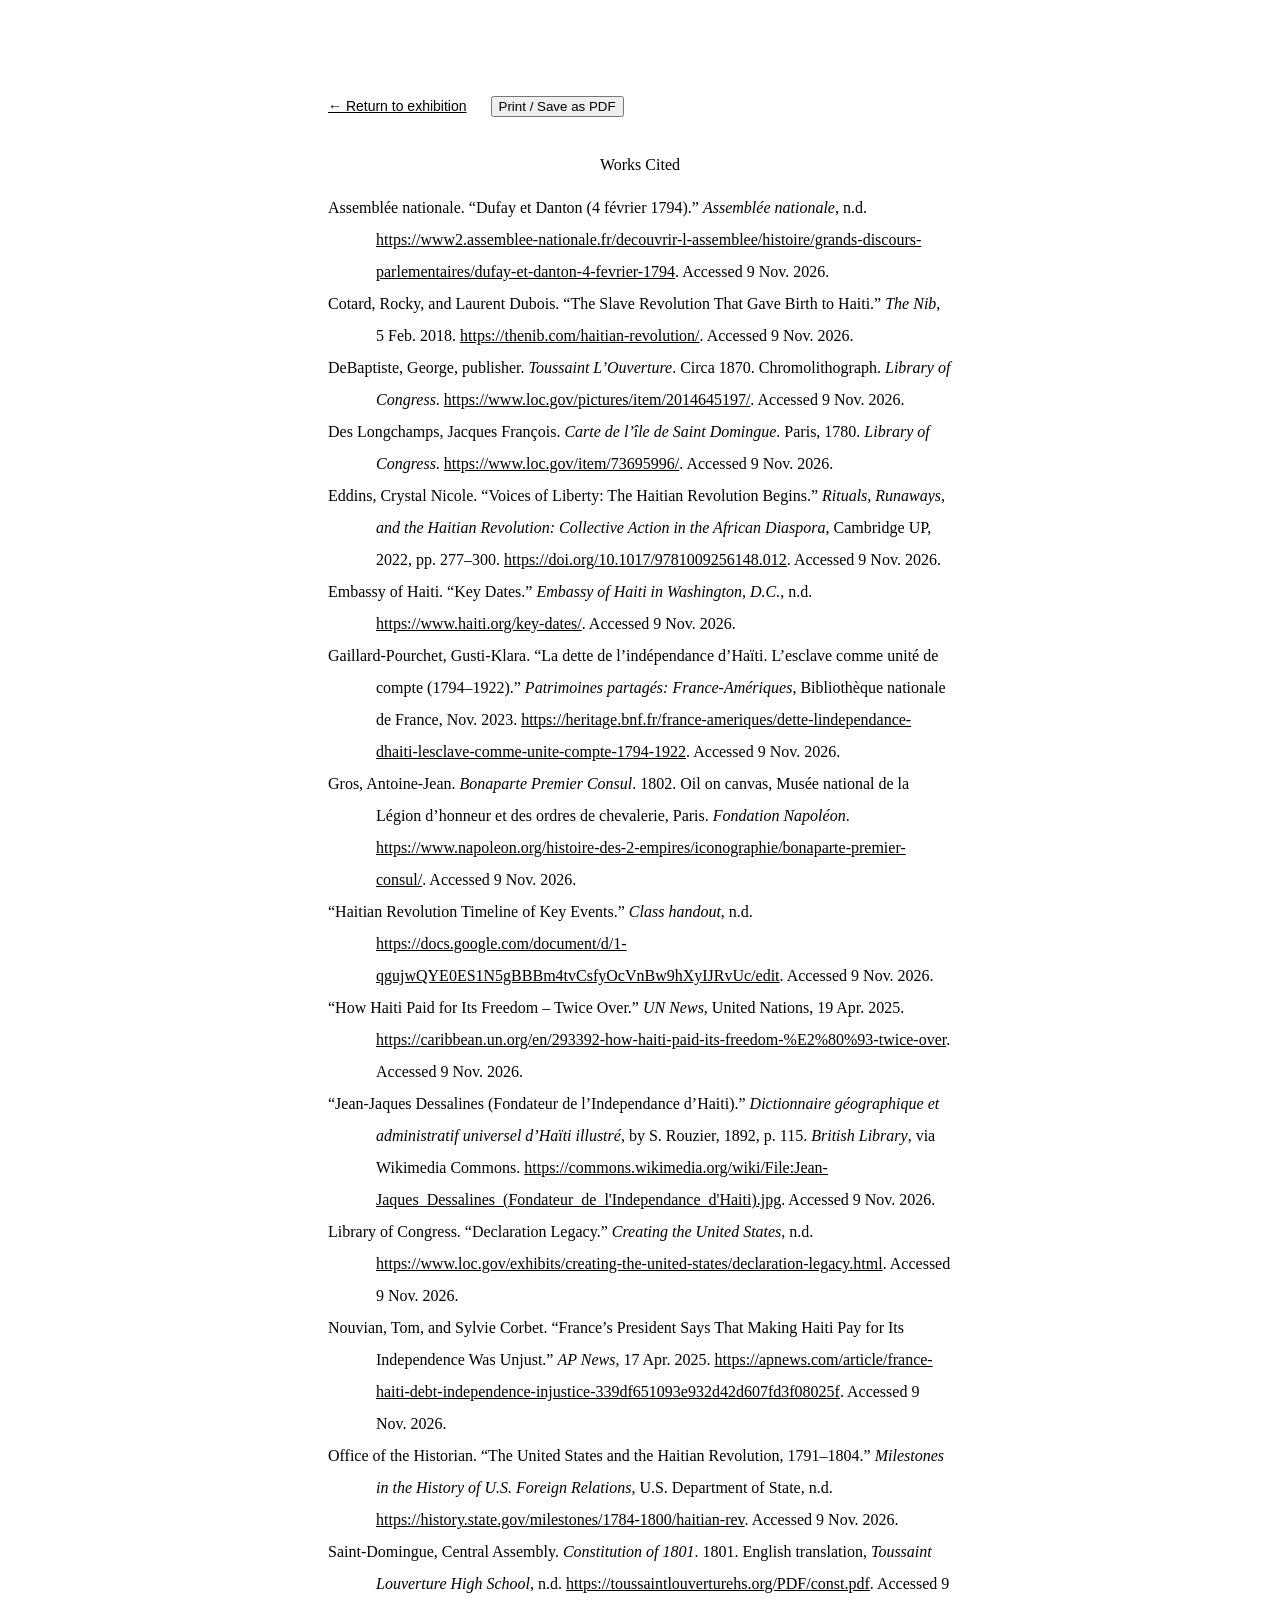
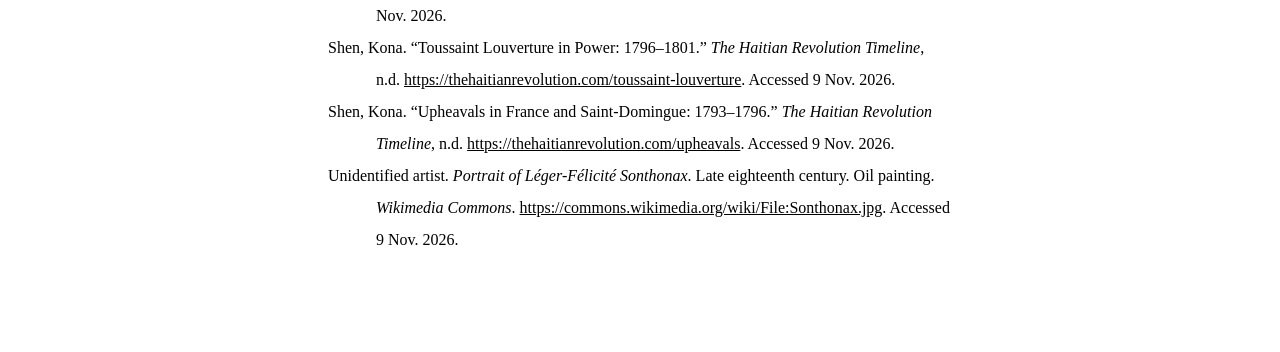
<file: works-cited.html>
<!DOCTYPE html>
<html lang="en">

<head>
    <meta charset="utf-8">
    <meta name="viewport" content="width=device-width, initial-scale=1">
    <title>Works Cited | Haiti: Freedom at a Price</title>
    <style>
        body {
            margin: 1in auto;
            max-width: 6.5in;
            padding: 0 24px;
            font: 12pt/2 'Times New Roman', serif;
            color: #000;
            background: #fff
        }

        h1 {
            font-size: 12pt;
            text-align: center;
            font-weight: normal
        }

        a {
            color: inherit;
            overflow-wrap: anywhere
        }

        .entry {
            padding-left: .5in;
            text-indent: -.5in;
            margin: 0
        }

        .tools {
            font: 14px/1.5 Arial;
            margin-bottom: 32px;
            display: flex;
            gap: 24px
        }

        button {
            cursor: pointer
        }

        @page {
            size: letter;
            margin: 1in
        }

        @media print {
            body {
                margin: 0;
                padding: 0;
                max-width: none
            }

            .tools {
                display: none
            }
        }
    </style>
</head>

<body>
    <div class="tools"><a href="index.html#sources">← Return to exhibition</a><button onclick="window.print()">Print /
            Save as PDF</button></div>
    <h1>Works Cited</h1>
    <p class="entry">Assemblée nationale. “Dufay et Danton (4 février 1794).” <i>Assemblée nationale</i>, n.d. <a href="https://www2.assemblee-nationale.fr/decouvrir-l-assemblee/histoire/grands-discours-parlementaires/dufay-et-danton-4-fevrier-1794">https://www2.assemblee-nationale.fr/decouvrir-l-assemblee/histoire/grands-discours-parlementaires/dufay-et-danton-4-fevrier-1794</a>. Accessed 9 Nov. 2026.</p><p class="entry">Cotard, Rocky, and Laurent Dubois. “The Slave Revolution That Gave Birth to Haiti.” <i>The Nib</i>, 5 Feb. 2018. <a href="https://thenib.com/haitian-revolution/">https://thenib.com/haitian-revolution/</a>. Accessed 9 Nov. 2026.</p><p class="entry">DeBaptiste, George, publisher. <i>Toussaint L’Ouverture</i>. Circa 1870. Chromolithograph. <i>Library of Congress</i>. <a href="https://www.loc.gov/pictures/item/2014645197/">https://www.loc.gov/pictures/item/2014645197/</a>. Accessed 9 Nov. 2026.</p><p class="entry">Des Longchamps, Jacques François. <i>Carte de l’île de Saint Domingue</i>. Paris, 1780. <i>Library of Congress</i>. <a href="https://www.loc.gov/item/73695996/">https://www.loc.gov/item/73695996/</a>. Accessed 9 Nov. 2026.</p><p class="entry">Eddins, Crystal Nicole. “Voices of Liberty: The Haitian Revolution Begins.” <i>Rituals, Runaways, and the Haitian Revolution: Collective Action in the African Diaspora</i>, Cambridge UP, 2022, pp. 277–300. <a href="https://doi.org/10.1017/9781009256148.012">https://doi.org/10.1017/9781009256148.012</a>. Accessed 9 Nov. 2026.</p><p class="entry">Embassy of Haiti. “Key Dates.” <i>Embassy of Haiti in Washington, D.C.</i>, n.d. <a href="https://www.haiti.org/key-dates/">https://www.haiti.org/key-dates/</a>. Accessed 9 Nov. 2026.</p><p class="entry">Gaillard-Pourchet, Gusti-Klara. “La dette de l’indépendance d’Haïti. L’esclave comme unité de compte (1794–1922).” <i>Patrimoines partagés: France-Amériques</i>, Bibliothèque nationale de France, Nov. 2023. <a href="https://heritage.bnf.fr/france-ameriques/dette-lindependance-dhaiti-lesclave-comme-unite-compte-1794-1922">https://heritage.bnf.fr/france-ameriques/dette-lindependance-dhaiti-lesclave-comme-unite-compte-1794-1922</a>. Accessed 9 Nov. 2026.</p><p class="entry">Gros, Antoine-Jean. <i>Bonaparte Premier Consul</i>. 1802. Oil on canvas, Musée national de la Légion d’honneur et des ordres de chevalerie, Paris. <i>Fondation Napoléon</i>. <a href="https://www.napoleon.org/histoire-des-2-empires/iconographie/bonaparte-premier-consul/">https://www.napoleon.org/histoire-des-2-empires/iconographie/bonaparte-premier-consul/</a>. Accessed 9 Nov. 2026.</p><p class="entry">“Haitian Revolution Timeline of Key Events.” <i>Class handout</i>, n.d. <a href="https://docs.google.com/document/d/1-qgujwQYE0ES1N5gBBBm4tvCsfyOcVnBw9hXyIJRvUc/edit">https://docs.google.com/document/d/1-qgujwQYE0ES1N5gBBBm4tvCsfyOcVnBw9hXyIJRvUc/edit</a>. Accessed 9 Nov. 2026.</p><p class="entry">“How Haiti Paid for Its Freedom – Twice Over.” <i>UN News</i>, United Nations, 19 Apr. 2025. <a href="https://caribbean.un.org/en/293392-how-haiti-paid-its-freedom-%E2%80%93-twice-over">https://caribbean.un.org/en/293392-how-haiti-paid-its-freedom-%E2%80%93-twice-over</a>. Accessed 9 Nov. 2026.</p><p class="entry">“Jean-Jaques Dessalines (Fondateur de l’Independance d’Haiti).” <i>Dictionnaire géographique et administratif universel d’Haïti illustré</i>, by S. Rouzier, 1892, p. 115. <i>British Library</i>, via Wikimedia Commons. <a href="https://commons.wikimedia.org/wiki/File:Jean-Jaques_Dessalines_(Fondateur_de_l'Independance_d'Haiti).jpg">https://commons.wikimedia.org/wiki/File:Jean-Jaques_Dessalines_(Fondateur_de_l'Independance_d'Haiti).jpg</a>. Accessed 9 Nov. 2026.</p><p class="entry">Library of Congress. “Declaration Legacy.” <i>Creating the United States</i>, n.d. <a href="https://www.loc.gov/exhibits/creating-the-united-states/declaration-legacy.html">https://www.loc.gov/exhibits/creating-the-united-states/declaration-legacy.html</a>. Accessed 9 Nov. 2026.</p><p class="entry">Nouvian, Tom, and Sylvie Corbet. “France’s President Says That Making Haiti Pay for Its Independence Was Unjust.” <i>AP News</i>, 17 Apr. 2025. <a href="https://apnews.com/article/france-haiti-debt-independence-injustice-339df651093e932d42d607fd3f08025f">https://apnews.com/article/france-haiti-debt-independence-injustice-339df651093e932d42d607fd3f08025f</a>. Accessed 9 Nov. 2026.</p><p class="entry">Office of the Historian. “The United States and the Haitian Revolution, 1791–1804.” <i>Milestones in the History of U.S. Foreign Relations</i>, U.S. Department of State, n.d. <a href="https://history.state.gov/milestones/1784-1800/haitian-rev">https://history.state.gov/milestones/1784-1800/haitian-rev</a>. Accessed 9 Nov. 2026.</p><p class="entry">Saint-Domingue, Central Assembly. <i>Constitution of 1801</i>. 1801. English translation, <i>Toussaint Louverture High School</i>, n.d. <a href="https://toussaintlouverturehs.org/PDF/const.pdf">https://toussaintlouverturehs.org/PDF/const.pdf</a>. Accessed 9 Nov. 2026.</p><p class="entry">Shen, Kona. “Toussaint Louverture in Power: 1796–1801.” <i>The Haitian Revolution Timeline</i>, n.d. <a href="https://thehaitianrevolution.com/toussaint-louverture">https://thehaitianrevolution.com/toussaint-louverture</a>. Accessed 9 Nov. 2026.</p><p class="entry">Shen, Kona. “Upheavals in France and Saint-Domingue: 1793–1796.” <i>The Haitian Revolution Timeline</i>, n.d. <a href="https://thehaitianrevolution.com/upheavals">https://thehaitianrevolution.com/upheavals</a>. Accessed 9 Nov. 2026.</p><p class="entry">Unidentified artist. <i>Portrait of Léger-Félicité Sonthonax</i>. Late eighteenth century. Oil painting. <i>Wikimedia Commons</i>. <a href="https://commons.wikimedia.org/wiki/File:Sonthonax.jpg">https://commons.wikimedia.org/wiki/File:Sonthonax.jpg</a>. Accessed 9 Nov. 2026.</p></body>

</html>
</file>
<file: style.css>
@font-face {
    font-family: 'Barlow Condensed';
    font-style: normal;
    font-weight: 600;
    font-display: swap;
    src: url(assets/font-0.woff2) format('truetype');
}

@font-face {
    font-family: 'Barlow Condensed';
    font-style: normal;
    font-weight: 700;
    font-display: swap;
    src: url(assets/font-1.woff2) format('truetype');
}

@font-face {
    font-family: 'Barlow Condensed';
    font-style: normal;
    font-weight: 800;
    font-display: swap;
    src: url(assets/font-2.woff2) format('truetype');
}

@font-face {
    font-family: 'DM Sans';
    font-style: normal;
    font-weight: 400;
    font-display: swap;
    src: url(assets/font-3.woff2) format('truetype');
}

@font-face {
    font-family: 'DM Sans';
    font-style: normal;
    font-weight: 500;
    font-display: swap;
    src: url(assets/font-4.woff2) format('truetype');
}

@font-face {
    font-family: 'DM Sans';
    font-style: normal;
    font-weight: 600;
    font-display: swap;
    src: url(assets/font-5.woff2) format('truetype');
}

@font-face {
    font-family: 'DM Sans';
    font-style: normal;
    font-weight: 700;
    font-display: swap;
    src: url(assets/font-6.woff2) format('truetype');
}

:root {
    --bg: #151715;
    --paper: #eeeade;
    --muted: #b4b6ac;
    --accent: #f07846;
    --line: #3d4038;
    --panel: #20231f;
    --serif: Georgia, 'Times New Roman', serif;
    --sans: 'DM Sans', Arial, sans-serif;
    --display: 'Barlow Condensed', 'Arial Narrow', Impact, sans-serif
}

* {
    box-sizing: border-box
}

html {
    scroll-behavior: smooth;
    scroll-padding-top: 100px
}

body {
    margin: 0;
    background: var(--bg);
    color: var(--paper);
    font: 16px/1.75 var(--sans)
}

a {
    color: inherit;
    text-underline-offset: 4px
}

a:hover {
    color: var(--accent)
}

button {
    font: inherit;
    cursor: pointer;
    color: inherit;
    border: 1px solid #666b5d;
    background: transparent;
    padding: 11px 17px;
    transition: background .18s, color .18s
}

button:hover {
    background: #343a2f
}

button[aria-pressed=true] {
    background: var(--accent);
    border-color: var(--accent);
    color: #181a16
}

button:disabled {
    opacity: .35;
    cursor: default
}

button:focus-visible,
a:focus-visible,
summary:focus-visible {
    outline: 3px solid #ffc686;
    outline-offset: 5px
}

[hidden] {
    display: none !important
}

p {
    margin: 0 0 1.1em
}

h1,
h2,
h3,
h4 {
    line-height: 1.1;
    margin: 0 0 .6em;
    font-weight: 500
}

h2 {
    font-size: clamp(48px, 6.6vw, 88px);
    letter-spacing: -.045em
}

h3 {
    font-size: clamp(27px, 3vw, 42px);
    letter-spacing: -.025em
}

h4 {
    font-size: 21px
}

em {
    font-family: var(--serif);
    font-weight: 400;
    color: var(--accent)
}

.eyebrow {
    font: 600 11px/1.5 var(--sans);
    letter-spacing: .16em;
    text-transform: uppercase;
    color: var(--muted)
}

.small {
    font-size: 12px;
    color: var(--muted);
    line-height: 1.65
}

.citation {
    font-size: 11px;
    color: #d3bca0;
    white-space: normal
}

.citation a {
    display: inline
}

.skip {
    position: fixed;
    top: -100px;
    background: var(--paper);
    color: #111;
    padding: 12px;
    z-index: 100
}

.skip:focus {
    top: 10px
}

header {
    position: sticky;
    top: 0;
    z-index: 20;
    background: #151715f5;
    border-bottom: 1px solid var(--line);
    backdrop-filter: blur(12px)
}

nav {
    max-width: 1440px;
    margin: auto;
    min-height: 74px;
    padding: 15px 4.5%;
    display: flex;
    align-items: center;
    justify-content: space-between;
    gap: 35px
}

.brand {
    font: bold 25px/1 var(--display);
    text-decoration: none;
    letter-spacing: .04em;
    white-space: nowrap
}

.brand span {
    color: var(--accent)
}

.nav-links {
    display: flex;
    gap: 24px;
    align-items: center
}

.nav-links a {
    font-size: 11px;
    text-decoration: none;
    color: var(--muted);
    white-space: nowrap
}

.nav-links a.active {
    color: var(--accent)
}

.reading-progress {
    height: 2px;
    width: 0;
    background: var(--accent);
    position: absolute;
    bottom: -1px
}

.hero {
    position: relative;
    overflow: hidden;
    max-width: 1600px;
    margin: auto;
    min-height: calc(100svh - 76px);
    padding: 35px 6% 25px;
    background: radial-gradient(ellipse at 96% 6%, #85422b65, transparent 48%)
}

.hero:after {
    content: '';
    position: absolute;
    inset: 0;
    pointer-events: none;
    opacity: .07;
    background-image: url("data:image/svg+xml,%3Csvg viewBox='0 0 180 180' xmlns='http://www.w3.org/2000/svg'%3E%3Cfilter id='noise'%3E%3CfeTurbulence type='fractalNoise' baseFrequency='.9' numOctaves='3' stitchTiles='stitch'/%3E%3C/filter%3E%3Crect width='100%25' height='100%25' opacity='.8' filter='url(%23noise)'/%3E%3C/svg%3E")
}

.hero-top,
.hero-foot {
    display: flex;
    justify-content: space-between;
    gap: 20px
}

.hero h1 {
    font: 800 clamp(145px, 30vw, 440px)/.8 var(--display);
    letter-spacing: -.025em;
    margin: 35px 0 22px
}

.hero h1 span {
    color: var(--accent)
}

.hero-bottom {
    display: flex;
    justify-content: space-between;
    gap: 30px;
    align-items: end;
    max-width: 1000px
}

.hero-subtitle {
    font: italic clamp(34px, 4.1vw, 58px)/1.05 var(--serif);
    margin-bottom: 22px
}

.hero-description {
    color: var(--muted);
    font-size: 14px;
    line-height: 1.65
}

.explore {
    display: inline-flex;
    gap: 70px;
    border-bottom: 1px solid var(--accent);
    padding: 10px 0;
    text-decoration: none;
    font-size: 11px;
    letter-spacing: .13em;
    color: var(--accent)
}

.explore span {
    font-size: 23px;
    line-height: 1
}

.hero-years {
    min-width: 220px
}

.hero-years p {
    font: 600 30px var(--display);
    border-top: 1px solid #656358;
    padding-top: 9px;
    margin-bottom: 14px;
    display: flex;
    justify-content: space-between;
    gap: 36px
}

.hero-years span {
    font: 10px/2 var(--sans);
    letter-spacing: .1em;
    align-self: center;
    color: var(--muted)
}

.hero-foot {
    margin-top: 45px;
    font-size: 9px;
    letter-spacing: .12em;
    color: var(--muted)
}

.thesis {
    max-width: 1180px;
    margin: 0 auto;
    padding: 100px 40px;
    border-bottom: 1px solid var(--line)
}

.thesis h2 {
    max-width: 900px;
    font-size: clamp(28px, 3.2vw, 44px);
    line-height: 1.25;
    letter-spacing: -.02em
}

.thesis>p:last-child {
    max-width: 830px;
    color: var(--muted)
}

.exhibit {
    max-width: 1180px;
    margin: auto;
    padding: 100px 40px;
    border-bottom: 1px solid var(--line)
}

.section-heading {
    position: relative;
    margin-bottom: 55px;
    display: grid;
    grid-template-columns: 1.1fr 1fr;
    column-gap: 70px
}

.section-heading>.eyebrow {
    grid-column: 1/-1;
    margin-bottom: 26px;
    color: var(--accent)
}

.section-heading>p:last-child {
    align-self: end;
    color: var(--muted);
    max-width: 520px
}

.social-grid {
    display: grid;
    grid-template-columns: 1fr 1fr;
    gap: 1px;
    background: var(--line);
    border: 1px solid var(--line)
}

.social-card {
    position: relative;
    background: var(--panel);
    padding: 35px
}

.social-card .eyebrow {
    max-width: 80%;
    margin-bottom: 22px
}

.social-card h3 {
    font-size: 30px
}

.social-card>p:last-child {
    font-size: 14px;
    color: var(--muted);
    max-width: 430px;
    margin-bottom: 0
}

.card-number {
    position: absolute;
    right: 25px;
    top: 24px;
    color: #858a7e;
    font: 22px var(--display)
}

.interactive-block {
    margin-top: 65px
}

.interactive-block h3 {
    font-size: 34px
}

.button-row {
    display: flex;
    flex-wrap: wrap;
    gap: 8px;
    margin: 24px 0
}

.button-row button {
    font-size: 13px
}

#group-panel {
    padding: 30px 0;
    border-top: 1px solid var(--accent);
    border-bottom: 1px solid var(--line)
}

#group-panel h4 {
    font: italic 28px var(--serif);
    color: var(--accent)
}

.two-col {
    display: grid;
    grid-template-columns: 1fr 1fr;
    gap: 50px
}

.two-col strong {
    display: block;
    color: var(--paper);
    font-size: 13px;
    margin-bottom: 10px
}

.two-col p {
    color: var(--muted)
}

#group-panel .two-col p {
    margin-bottom: 0
}

.interactive-block>.small {
    margin-top: 14px
}

.causes {
    margin: 65px 0 35px
}

.causes h3 {
    margin-bottom: 30px
}

.three-col {
    display: grid;
    grid-template-columns: repeat(3, 1fr);
    gap: 30px
}

.three-col article {
    border-top: 1px solid var(--line);
    padding-top: 22px
}

.three-col span {
    font-size: 10px;
    letter-spacing: .12em;
    color: var(--accent)
}

.three-col h4 {
    margin-top: 16px;
    line-height: 1.3
}

.three-col p {
    font-size: 14px;
    color: var(--muted)
}

details {
    border-top: 1px solid var(--line);
    padding: 20px 0
}

details p {
    margin: 20px 0 5px;
    color: var(--muted)
}

summary {
    cursor: pointer;
    font-size: 14px;
    color: var(--paper);
    padding-right: 12px
}

summary::marker {
    color: var(--accent)
}

.research-detail {
    margin-top: 25px
}

.timeline-strip {
    display: flex;
    gap: 0;
    overflow-x: auto;
    padding-bottom: 12px;
    scrollbar-color: var(--accent) var(--panel)
}

.timeline-strip button {
    min-width: 132px;
    border-width: 0 0 2px;
    border-color: var(--line);
    padding: 15px 20px;
    text-align: left
}

.timeline-strip button span {
    font: 600 22px var(--display);
    display: block;
    white-space: nowrap
}

.timeline-strip small {
    font-size: 9px;
    display: block;
    margin-top: 12px;
    letter-spacing: .1em
}

.timeline-strip button.aftermath {
    border-bottom-style: dashed
}

.timeline-body {
    display: grid;
    grid-template-columns: .42fr 1fr;
    gap: 50px;
    margin-top: 35px;
    min-height: 520px
}

.timeline-symbol {
    border-right: 1px solid var(--line);
    padding-right: 35px
}

.timeline-symbol>span {
    font: 700 160px/1 var(--display);
    color: var(--accent)
}

.timeline-symbol p {
    font-size: 10px;
    letter-spacing: .14em;
    color: var(--muted);
    padding-left: 10px
}

.event-date {
    font: italic 29px var(--serif);
    color: var(--accent);
    margin: 20px 0
}

.event-record h3 {
    font-size: 37px
}

.event-meta {
    font-size: 12px;
    color: var(--muted);
    line-height: 1.7
}

.event-record>p:not(.eyebrow):not(.event-date):not(.event-meta) {
    font-size: 15px
}

.why {
    border-left: 2px solid var(--accent);
    padding: 4px 0 4px 20px;
    color: var(--muted)
}

.why strong {
    display: block;
    font-size: 11px;
    letter-spacing: .08em;
    text-transform: uppercase;
    color: var(--paper);
    margin-bottom: 5px
}

.event-controls {
    display: flex;
    justify-content: space-between;
    align-items: center;
    margin-top: 26px
}

.event-controls button {
    font-size: 12px
}

.event-controls span {
    font-size: 11px;
    color: var(--muted)
}

.map-header {
    display: grid;
    grid-template-columns: 1fr 1fr;
    gap: 50px;
    margin-top: 70px
}

.map-header>p {
    font-size: 14px;
    color: var(--muted);
    align-self: center
}

.map-header h3 {
    font-size: 36px
}

.map-layout {
    display: grid;
    grid-template-columns: 2.3fr 1fr;
    gap: 30px;
    margin-top: 30px
}

.map-canvas {
    position: relative;
    width: 100%;
    background: #1b201c;
    border: 1px solid var(--line);
    isolation: isolate
}

.map-canvas svg {
    display: block;
    width: 100%;
    height: auto
}

.haiti-land {
    fill: #8d6547;
    stroke: #d7b184;
    stroke-width: 1.3
}

.neighbor-land {
    fill: #434b3a;
    stroke: #8b927a;
    stroke-width: 1.1
}

.land-label {
    fill: var(--paper);
    font: 12px var(--sans);
    letter-spacing: 1px;
    text-anchor: middle
}

.small-map-label {
    font: 10px var(--sans);
    fill: #c4c7b7;
    text-anchor: middle
}

.sea-label {
    font: 10px var(--sans);
    letter-spacing: 3px;
    fill: #a5b0a8
}

.pin {
    position: absolute;
    transform: translate(-50%, -50%);
    border: 0;
    min-width: 30px;
    min-height: 30px;
    border-radius: 50%;
    padding: 0;
    background: var(--paper);
    color: #151715;
    font-size: 11px;
    box-shadow: 0 0 0 4px #15171566
}

.pin[data-location=vertieres] {
    transform: translate(-100%, 0)
}

.pin[data-location=cap] {
    transform: translate(0, -100%)
}

.pin:hover {
    z-index: 4;
    background: var(--accent)
}

.pin.active {
    z-index: 3;
    background: var(--accent)
}

.map-choices {
    gap: 6px;
    margin-top: 12px
}

.map-choices button {
    font-size: 11px;
    padding: 9px
}

.map-layout aside {
    border-left: 1px solid var(--accent);
    padding: 8px 0 0 25px
}

.map-layout aside h4 {
    font-size: 28px
}

.map-layout aside>p:not(.eyebrow) {
    font-size: 14px;
    color: var(--muted)
}

.map-layout .small {
    margin-top: 12px
}

.atlantic-map {
    display: block;
    width: 100%;
    max-width: 800px;
    margin: 25px auto
}

.transcript h4 {
    margin-top: 30px
}

.leader-profile {
    display: grid;
    grid-template-columns: .8fr 1.2fr;
    gap: 65px;
    margin-top: 35px;
    align-items: center
}

.leader-profile h3 {
    font-size: 44px
}

.leader-profile h4 {
    font-size: 13px;
    text-transform: uppercase;
    letter-spacing: .1em;
    color: var(--accent);
    margin-top: 30px
}

.leader-profile p:not(.eyebrow) {
    color: var(--muted);
    font-size: 15px
}

.leader-art img {
    display: block;
    width: 100%;
    height: 370px;
    object-fit: contain;
    filter: sepia(.35);
    background: #111411
}

.leader-art .small {
    font-size: 10px !important;
    margin-top: 10px
}

.leader-type {
    height: 340px;
    border: 1px solid var(--line);
    display: flex;
    flex-direction: column;
    align-items: center;
    justify-content: center;
    font: 700 150px/1 var(--display);
    color: #a88d65;
    background: radial-gradient(ellipse at center, #53462c, transparent 70%)
}

.leader-type span {
    font: 12px var(--sans);
    margin-top: 25px;
    letter-spacing: .15em
}

.leader-note {
    margin-top: 40px;
    padding-top: 25px;
    border-top: 1px solid var(--line);
    font-size: 13px;
    color: var(--muted)
}

.struggle-rows article {
    display: grid;
    grid-template-columns: 65px 1fr 180px;
    gap: 30px;
    padding: 35px 0;
    border-top: 1px solid var(--line)
}

.struggle-rows article>span {
    font: 45px var(--display);
    color: var(--accent)
}

.struggle-rows article h3 {
    font-size: 33px
}

.struggle-rows article p:not(.eyebrow) {
    font-size: 14px;
    color: var(--muted);
    margin-bottom: 0
}

.struggle-rows .bridge {
    text-align: center;
    align-self: center;
    font-size: 12px !important;
    border-left: 1px solid var(--line);
    padding-left: 25px
}

.bridge strong {
    font-size: 35px;
    font-weight: 400;
    color: var(--accent)
}

.analysis {
    border-top: 1px solid var(--line);
    padding-top: 30px;
    margin-top: 10px;
    color: var(--muted)
}

.debt-chart {
    margin: 40px 0 65px;
    max-width: 900px
}

.debt-chart>div {
    margin-bottom: 35px
}

.bar-label {
    display: flex;
    justify-content: space-between;
    align-items: end;
    gap: 15px;
    margin-bottom: 12px
}

.bar-label>span {
    font-size: 11px;
    letter-spacing: .08em;
    color: var(--muted)
}

.bar-label strong {
    font: 600 52px var(--display);
    white-space: nowrap
}

.bar-label small {
    font: 12px var(--sans);
    color: var(--muted)
}

.bar {
    height: 30px;
    background: #2c3029
}

.bar>span {
    display: block;
    height: 100%;
    background: var(--accent)
}

.debt-chart>div:nth-child(2) .bar>span {
    background: #a0926c
}

.debt-explanation h3 {
    font-size: 32px
}

.debt-explanation p {
    font-size: 15px
}

.reparations {
    margin-top: 55px;
    padding: 35px;
    border: 1px solid #72654e;
    background: #29271e
}

.reparations>.eyebrow {
    color: var(--accent)
}

.reparations h3 {
    font-size: 39px;
    margin-bottom: 35px
}

.reparations h4 {
    font-size: 23px
}

.reparations p {
    font-size: 14px
}

.reparations .small {
    margin-bottom: 0;
    margin-top: 20px
}

.modern-feature {
    padding: 35px 0;
    border-top: 1px solid var(--accent)
}

.modern-feature>h3 {
    font-size: 35px
}

.causal-chain {
    display: grid;
    grid-template-columns: repeat(4, 1fr);
    gap: 20px;
    margin: 35px 0
}

.causal-chain>div {
    border-top: 1px solid var(--line);
    padding-top: 20px;
    position: relative
}

.causal-chain>div:not(:last-child):after {
    content: '→';
    position: absolute;
    right: 0;
    top: 9px;
    color: var(--accent)
}

.causal-chain span {
    font-size: 10px;
    color: var(--accent)
}

.causal-chain h4 {
    font-size: 20px;
    margin-top: 18px
}

.causal-chain p {
    font-size: 13px;
    color: var(--muted)
}

.modern-feature>p:last-child {
    font-size: 14px;
    color: var(--muted)
}

.modern-news {
    margin-top: 30px
}

.modern-news h3 {
    font-size: 31px;
    line-height: 1.2
}

.modern-news p {
    font-size: 15px
}

.text-link {
    font-size: 12px;
    color: var(--accent)
}

.final-argument {
    margin-top: 70px;
    padding: 40px 0;
    border-top: 1px solid var(--line)
}

.final-argument h3 {
    font: italic clamp(30px, 4vw, 48px)/1.2 var(--serif);
    color: var(--accent)
}

.final-argument>p:last-child {
    max-width: 850px;
    color: var(--muted)
}

.sources .section-heading {
    margin-bottom: 25px
}

.download-link {
    display: inline-block;
    font-size: 13px;
    color: var(--accent);
    padding: 12px 0;
    margin-bottom: 20px
}

.source-list {
    padding-left: 24px;
    max-width: 900px
}

.source-list li {
    padding: 25px 0 15px 16px;
    border-bottom: 1px solid var(--line);
    scroll-margin-top: 110px
}

.source-list li::marker {
    color: var(--accent);
    font-size: 12px
}

.source-list li>p {
    font-size: 14px;
    overflow-wrap: anywhere
}

.source-list a {
    color: #d9bc96;
    font-size: 12px
}

.source-list .source-note {
    font-size: 12px;
    color: var(--muted)
}

footer {
    max-width: 1180px;
    padding: 50px 40px;
    margin: auto;
    display: flex;
    justify-content: space-between;
    align-items: start;
    gap: 35px
}

footer p,
footer>a:last-child {
    font-size: 10px;
    color: var(--muted)
}

.noscript {
    padding: 20px;
    background: var(--paper);
    color: #111
}

.noscript a {
    color: #111
}

@media(min-width:1500px) {
    .hero {
        padding-left: 10%;
        padding-right: 10%
    }
}

@media(max-width:950px) {
    .nav-links {
        gap: 14px;
        overflow-x: auto;
        padding: 8px 0
    }

    .nav-links a {
        font-size: 10px
    }

    .hero h1 {
        margin-top: 60px
    }

    .section-heading {
        gap: 30px
    }

    .map-layout {
        grid-template-columns: 1fr
    }

    .map-layout aside {
        border-left: 0;
        border-top: 1px solid var(--accent);
        padding: 22px 0
    }

    .leader-profile {
        gap: 35px
    }

    .timeline-body {
        gap: 25px
    }

    .timeline-symbol>span {
        font-size: 120px
    }

    .struggle-rows article {
        grid-template-columns: 45px 1fr 135px;
        gap: 20px
    }

    .causal-chain {
        grid-template-columns: 1fr 1fr
    }
}

@media(max-width:600px) {
    body {
        font-size: 15px
    }

    html {
        scroll-padding-top: 115px
    }

    nav {
        padding: 13px 20px;
        display: block
    }

    .brand {
        font-size: 21px
    }

    .nav-links {
        gap: 19px;
        margin-top: 8px
    }

    .nav-links a {
        font-size: 10px
    }

    .hero {
        min-height: 720px;
        padding: 25px 24px
    }

    .hero-top .eyebrow {
        font-size: 8px
    }

    .hero h1 {
        font-size: 35vw;
        margin: 58px 0 35px
    }

    .hero-bottom {
        align-items: start;
        gap: 20px
    }

    .hero-subtitle {
        font-size: 36px
    }

    .hero-description {
        font-size: 12px
    }

    .hero-years {
        min-width: 110px;
        padding-top: 6px
    }

    .hero-years p {
        display: block;
        font-size: 25px;
        margin-bottom: 20px
    }

    .hero-years span {
        display: block;
        font-size: 8px;
        line-height: 1.8
    }

    .explore {
        gap: 20px;
        font-size: 9px
    }

    .hero-foot {
        font-size: 7px;
        margin-top: 55px
    }

    .thesis,
    .exhibit {
        padding: 65px 24px
    }

    .section-heading {
        display: block;
        margin-bottom: 35px
    }

    .section-heading>.eyebrow {
        margin-bottom: 22px
    }

    .section-heading>p:last-child {
        margin-top: 25px
    }

    .social-grid {
        grid-template-columns: 1fr
    }

    .social-card {
        padding: 27px
    }

    .social-card h3 {
        font-size: 28px
    }

    .two-col,
    .three-col {
        grid-template-columns: 1fr;
        gap: 20px
    }

    .interactive-block h3 {
        font-size: 29px
    }

    .button-row button {
        font-size: 12px;
        padding: 10px 12px
    }

    .timeline-body {
        grid-template-columns: 1fr;
        gap: 0;
        min-height: 600px
    }

    .timeline-symbol {
        display: none
    }

    .event-record h3 {
        font-size: 32px
    }

    .timeline-strip button {
        min-width: 115px
    }

    .map-header {
        grid-template-columns: 1fr;
        gap: 12px;
        margin-top: 50px
    }

    .map-canvas .pin {
        min-width: 27px;
        min-height: 27px;
        font-size: 9px
    }

    .map-choices button {
        font-size: 10px;
        padding: 9px
    }

    .leader-profile {
        grid-template-columns: 1fr;
        gap: 30px
    }

    .leader-art img {
        height: 280px
    }

    .leader-type {
        height: 200px;
        font-size: 110px
    }

    .leader-profile h3 {
        font-size: 36px
    }

    .struggle-rows article {
        grid-template-columns: 35px 1fr;
        gap: 15px
    }

    .struggle-rows article>span {
        font-size: 32px
    }

    .struggle-rows article h3 {
        font-size: 28px
    }

    .struggle-rows article .bridge {
        grid-column: 2;
        border-left: 0;
        border-top: 1px solid var(--line);
        padding: 12px 0 0;
        text-align: left
    }

    .bridge br {
        display: none
    }

    .bridge strong {
        font-size: 24px;
        padding: 0 12px
    }

    .bar-label strong {
        font-size: 40px
    }

    .bar-label>span {
        font-size: 9px;
        max-width: 130px
    }

    .reparations {
        padding: 25px 22px
    }

    .reparations h3 {
        font-size: 32px
    }

    .causal-chain {
        gap: 20px 15px
    }

    .causal-chain h4 {
        font-size: 18px
    }

    .modern-news {
        gap: 35px
    }

    .source-list {
        padding-left: 16px
    }

    .source-list li {
        padding-left: 8px
    }

    footer {
        padding: 35px 24px;
        flex-wrap: wrap;
        gap: 24px
    }

    .hero-top {
        gap: 10px
    }

    .hero-foot span {
        white-space: nowrap
    }
}

@media(prefers-reduced-motion:reduce) {
    html {
        scroll-behavior: auto
    }

    * {
        transition: none !important;
        animation: none !important
    }
}

@media print {
    body {
        background: white;
        color: black;
        font-size: 11pt
    }

    header,
    .hero,
    .timeline-strip,
    .timeline-body,
    .button-row,
    .event-controls,
    .download-link,
    footer {
        display: none
    }

    .thesis,
    .exhibit {
        padding: 20px 0;
        border-color: #aaa;
        max-width: none
    }

    .section-heading {
        display: block
    }

    .section-heading h2 {
        font-size: 30pt
    }

    .section-heading p,
    .two-col p,
    .small,
    .analysis,
    details p {
        color: black
    }

    em,
    .eyebrow,
    .citation,
    .citation a {
        color: #333
    }

    .social-card {
        background: white;
        color: black
    }

    .social-card>p:last-child {
        color: black
    }

    .leader-profile[hidden] {
        display: grid !important
    }

    .event-record[hidden] {
        display: block !important
    }

    .transcript {
        display: block
    }

    details>* {
        display: block
    }

    details {
        break-inside: avoid
    }

    .social-grid,
    .two-col,
    .three-col {
        gap: 20px
    }

    .reparations {
        background: white
    }

    .source-list a {
        color: black
    }

    .struggle-rows article p {
        color: black !important
    }

    .final-argument>p:last-child {
        color: black
    }
}/* Evidence additions retain the exhibit's original charcoal/orange design. */
.leader-art{margin:0;min-width:0}
.leader-art img{height:430px;max-width:100%;filter:none;object-fit:contain;background:#121511}
.leader-art figcaption{font-size:11px!important;line-height:1.7;margin-top:14px;color:var(--muted)}
.evidence-reading,.success-reading{margin-top:45px;padding:32px 0;border-top:1px solid var(--line)}
.evidence-reading>p:not(.eyebrow),.success-reading>p:not(.eyebrow){max-width:900px;color:var(--muted);font-size:15px}
.evidence-reading>h3,.success-reading>h3{font-size:34px;max-width:780px;line-height:1.2}
.evidence-reading>h4{margin-top:30px}
.evidence-reading .three-col,.success-reading .three-col{margin:30px 0}
.primary-reading{border-top-color:var(--accent)}
.named-proposals{margin:25px 0;padding:25px 0;border-top:1px solid var(--line);border-bottom:1px solid var(--line)}
.named-proposals p{color:var(--muted)}
.archival-map figure{margin:25px 0}
.archival-map img{display:block;width:100%;height:auto;max-height:none;background:#ddd6c4}
.archival-map figcaption{margin-top:14px;font-size:12px;color:var(--muted)}
@media(max-width:600px){.leader-art img{height:340px}.evidence-reading>h3,.success-reading>h3{font-size:28px}.evidence-reading,.success-reading{padding:25px 0}}
@media print{.leader-art img{height:260px}.evidence-reading>p:not(.eyebrow),.success-reading>p:not(.eyebrow),.named-proposals p{color:black}.evidence-reading,.success-reading{break-inside:auto}}
</file>
